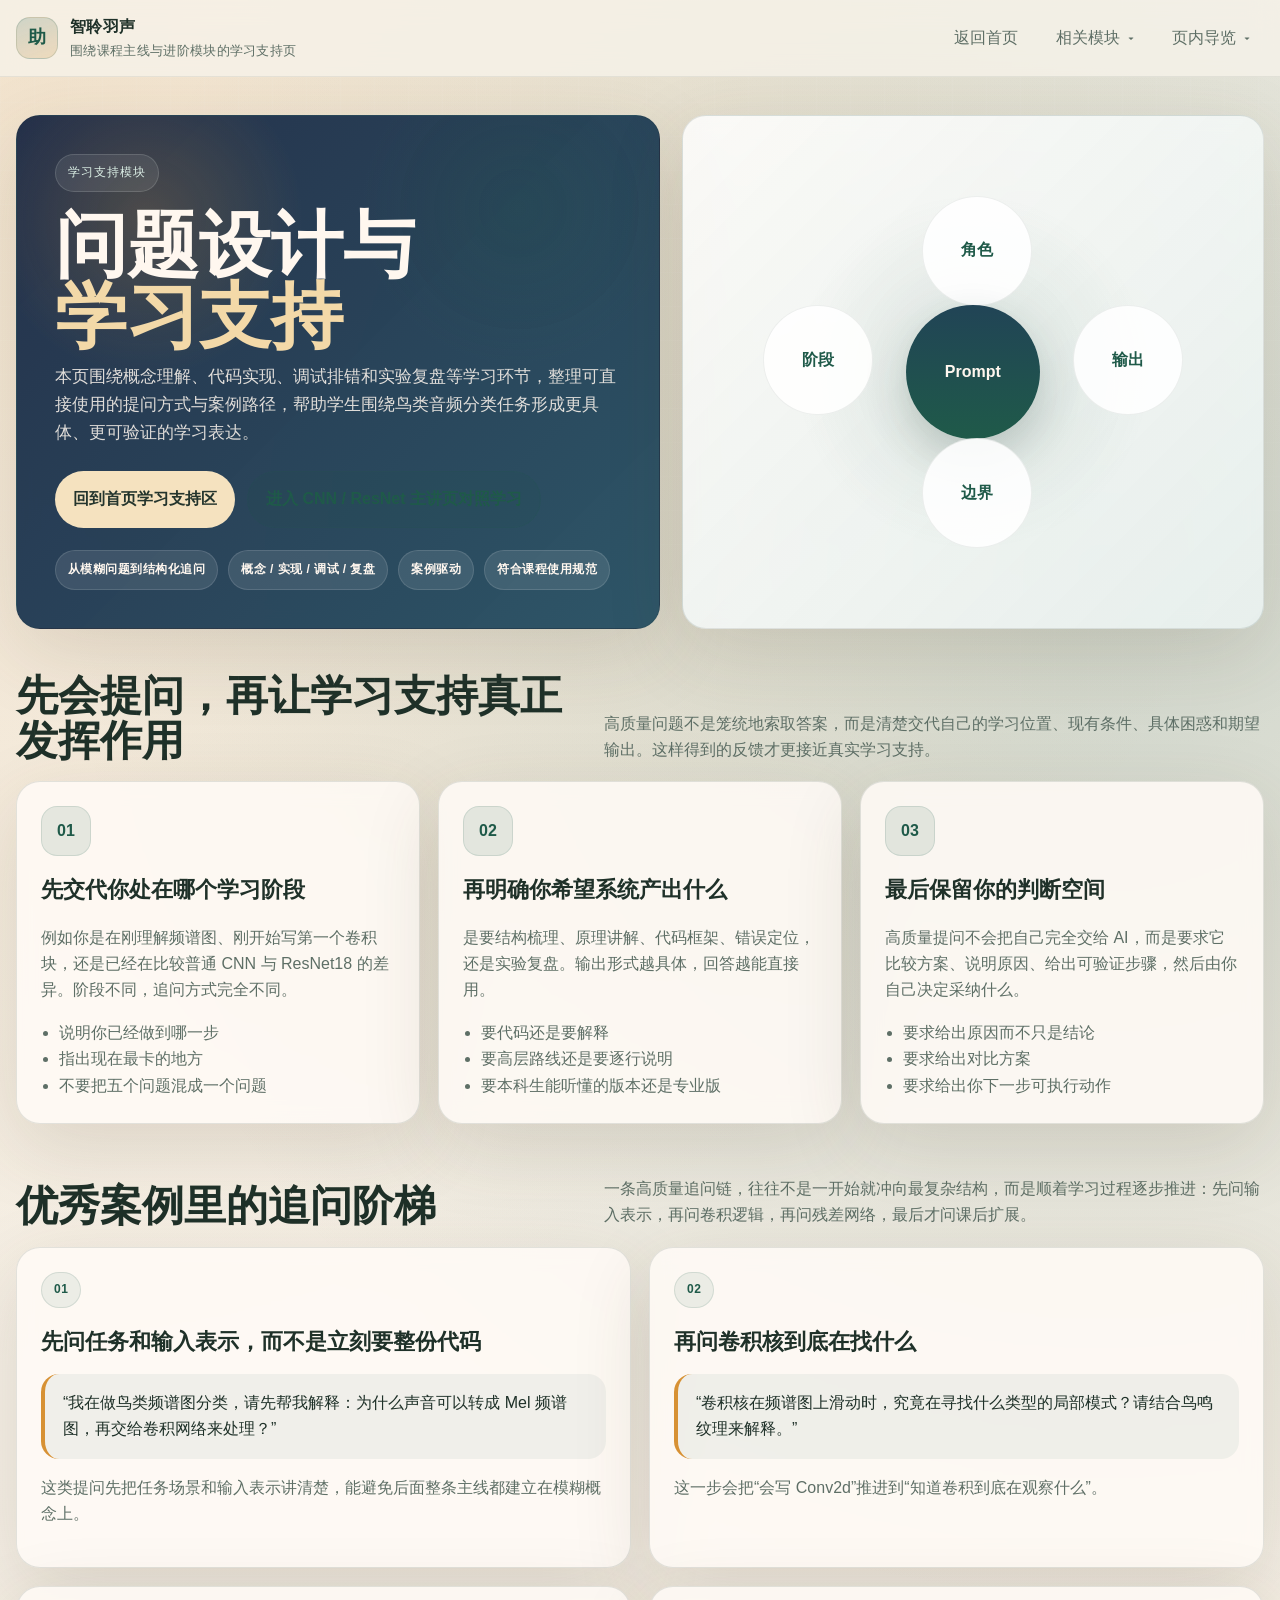
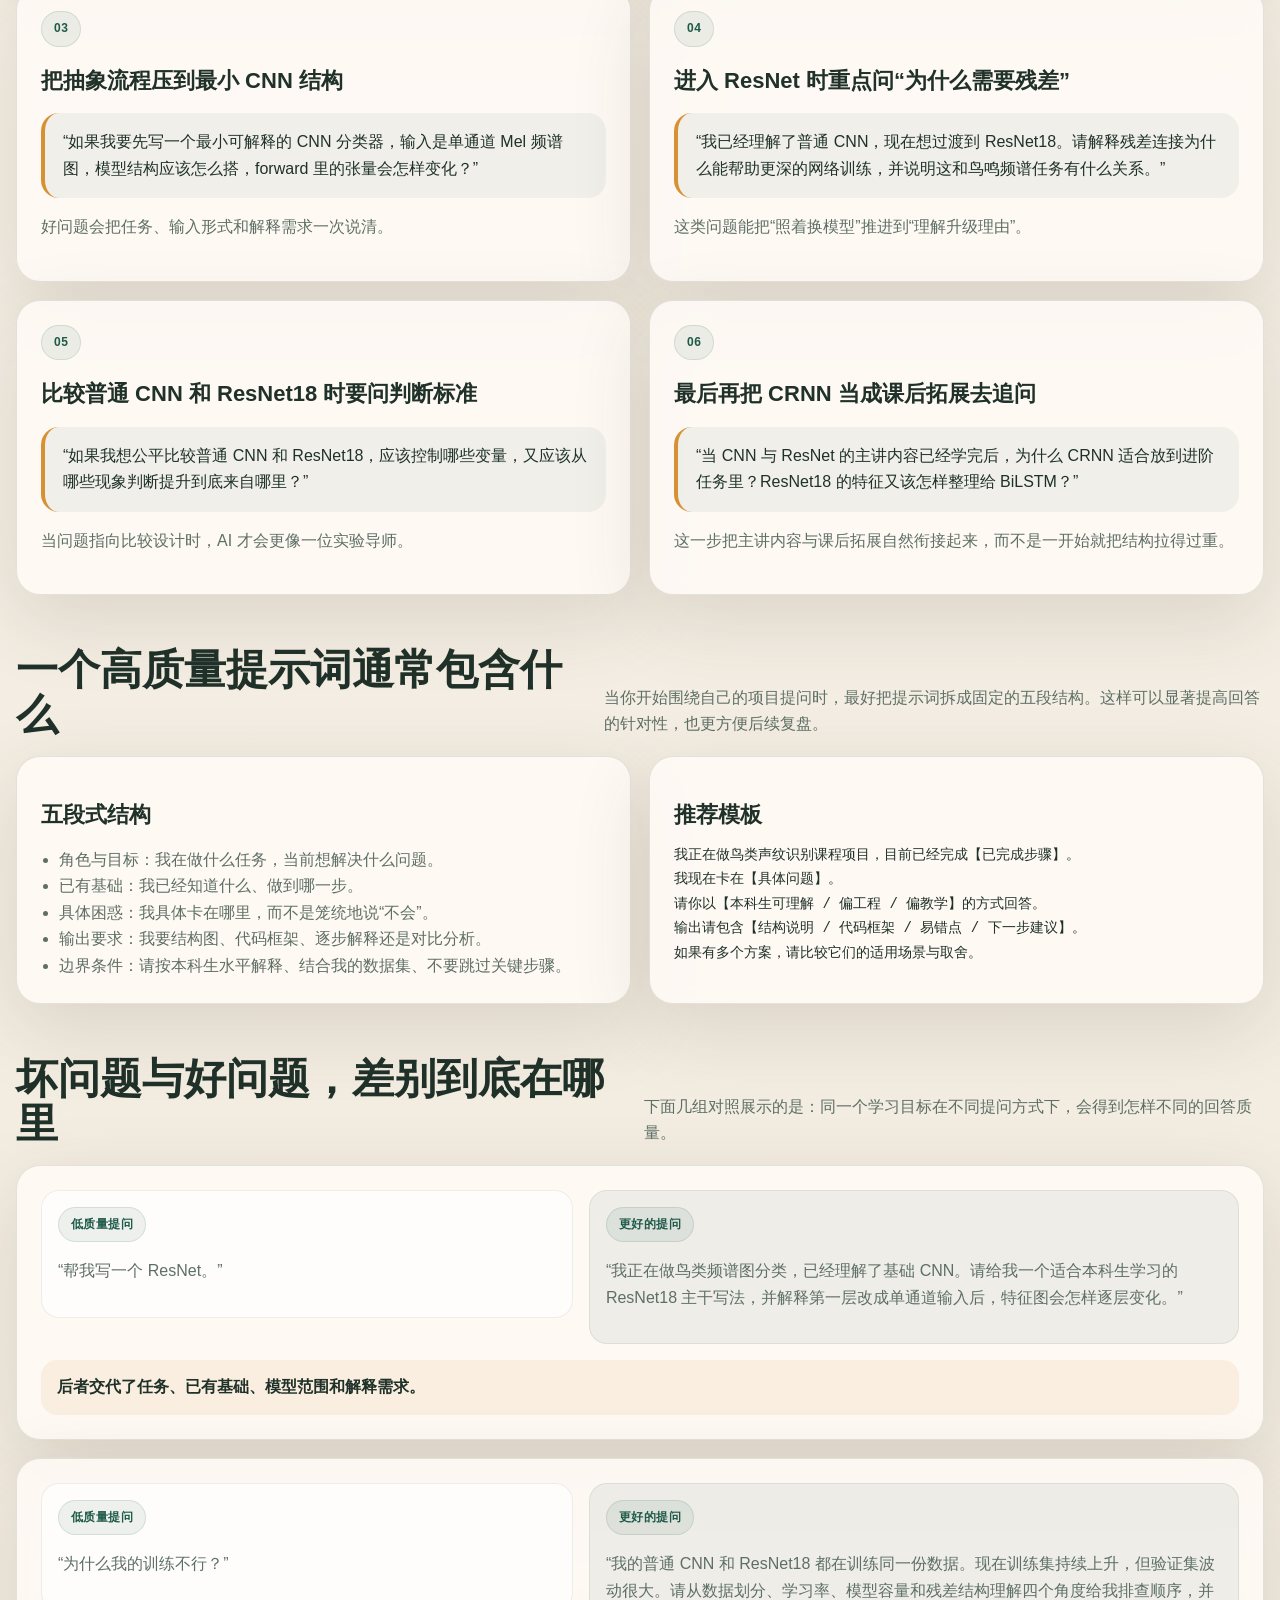
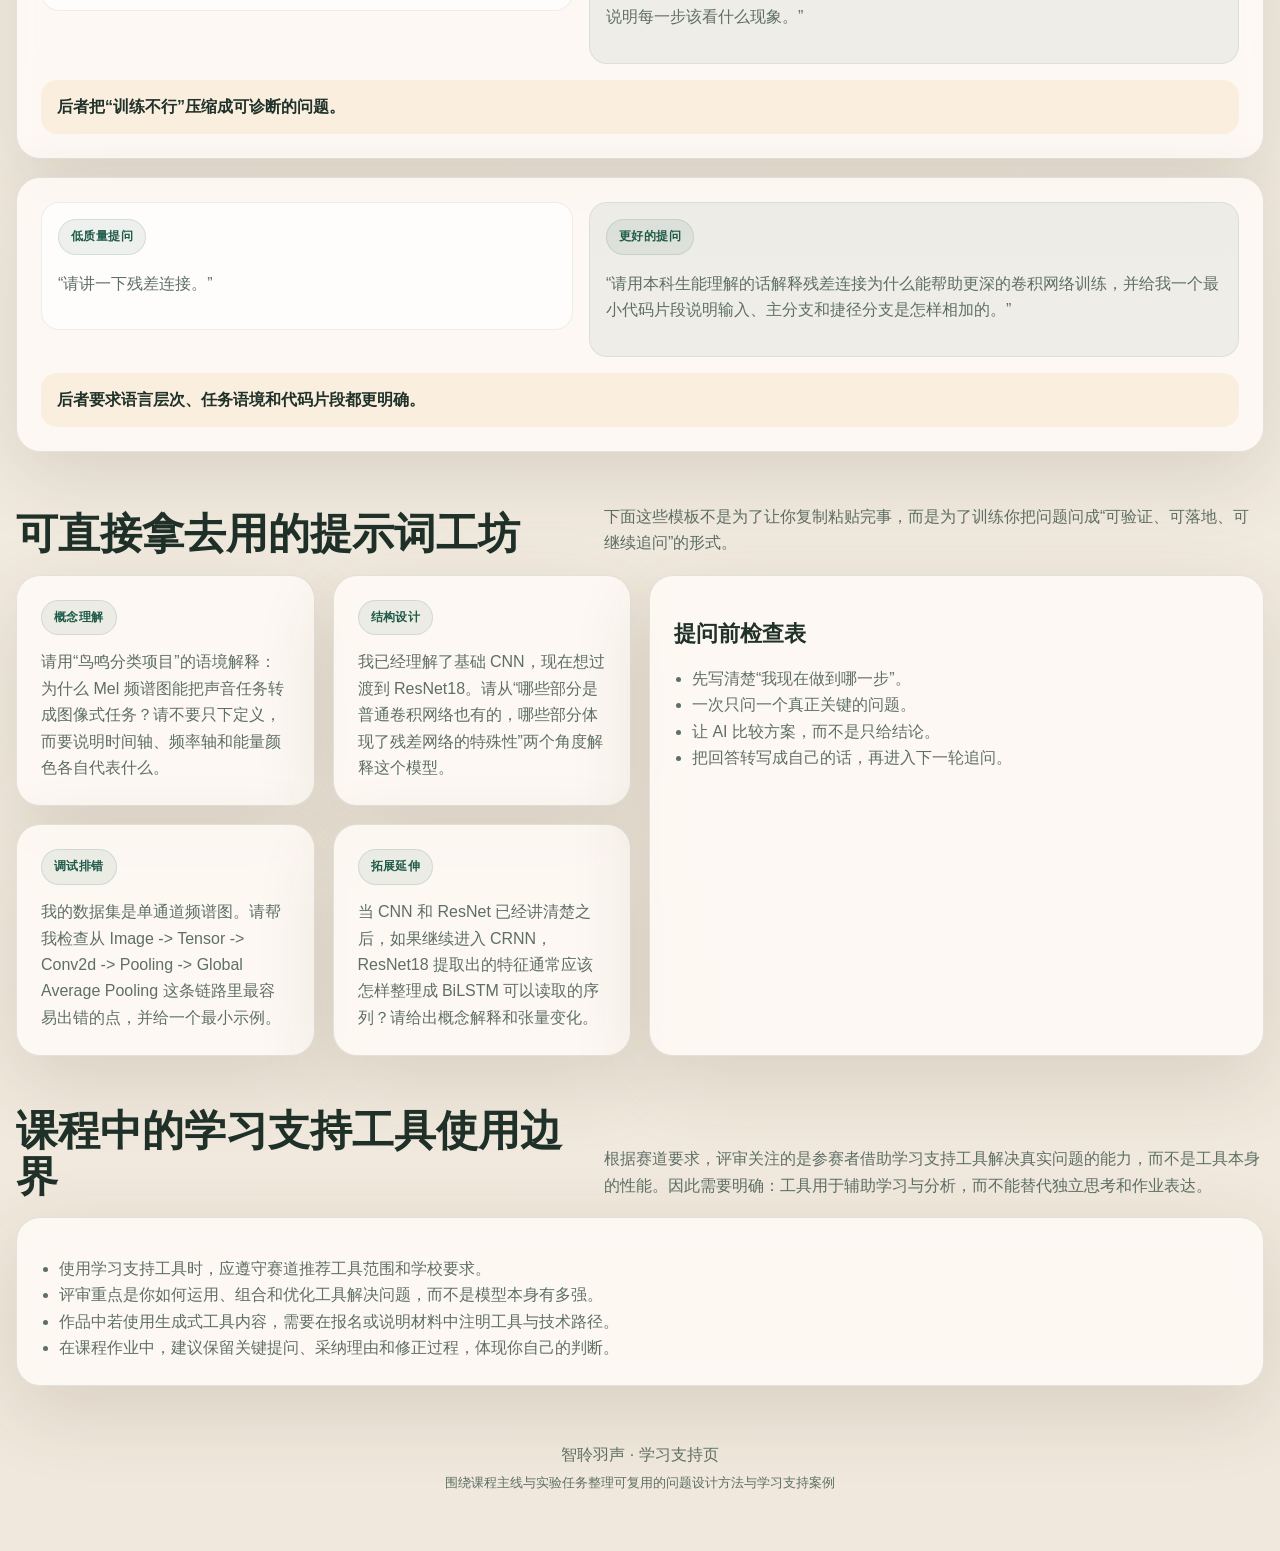
<file: pages/ai-learning/index.html>
<!DOCTYPE html>
<html lang="zh-CN">
<head>
  <meta charset="UTF-8">
  <meta name="viewport" content="width=device-width, initial-scale=1.0">
  <meta http-equiv="Cache-Control" content="no-cache, no-store, must-revalidate">
  <meta http-equiv="Pragma" content="no-cache">
  <meta http-equiv="Expires" content="0">
  <title>AI 智学页 - 智聆羽声（LSTM 三阶段路径）</title>
  <link rel="stylesheet" href="../../assets/css/base.css?v=20260413-lstm-home">
  <link rel="stylesheet" href="../../assets/css/ai-learning.css?v=20260413-lstm-home">
</head>
<body>
  <header id="site-header"></header>
  <main class="container" id="page-root"></main>
  <footer id="site-footer"></footer>

  <script src="../../assets/js/content/ai-learning-content.js?v=20260413-lstm-home"></script>
  <script src="../../assets/js/site.js?v=20260413-lstm-home"></script>
  <script src="../../assets/js/pages/ai-learning.js?v=20260413-lstm-home"></script>
</body>
</html>
</file>
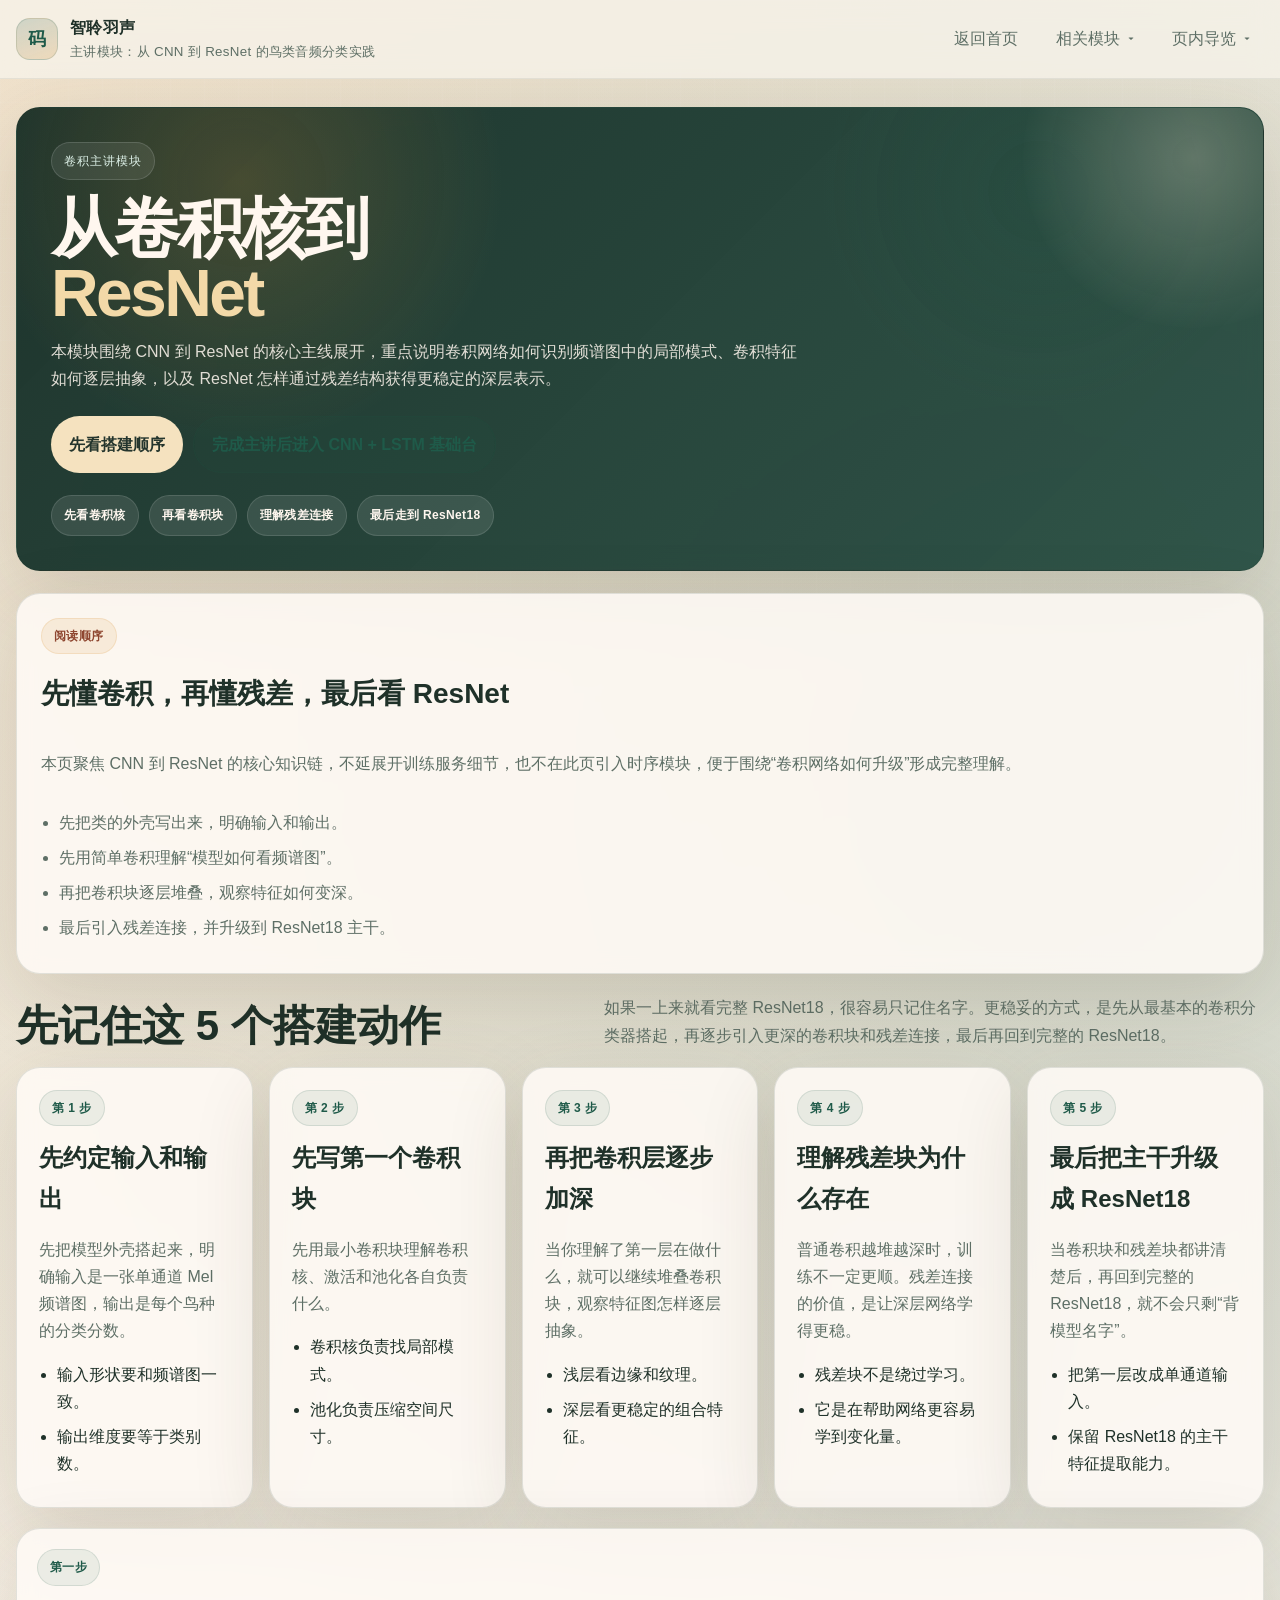
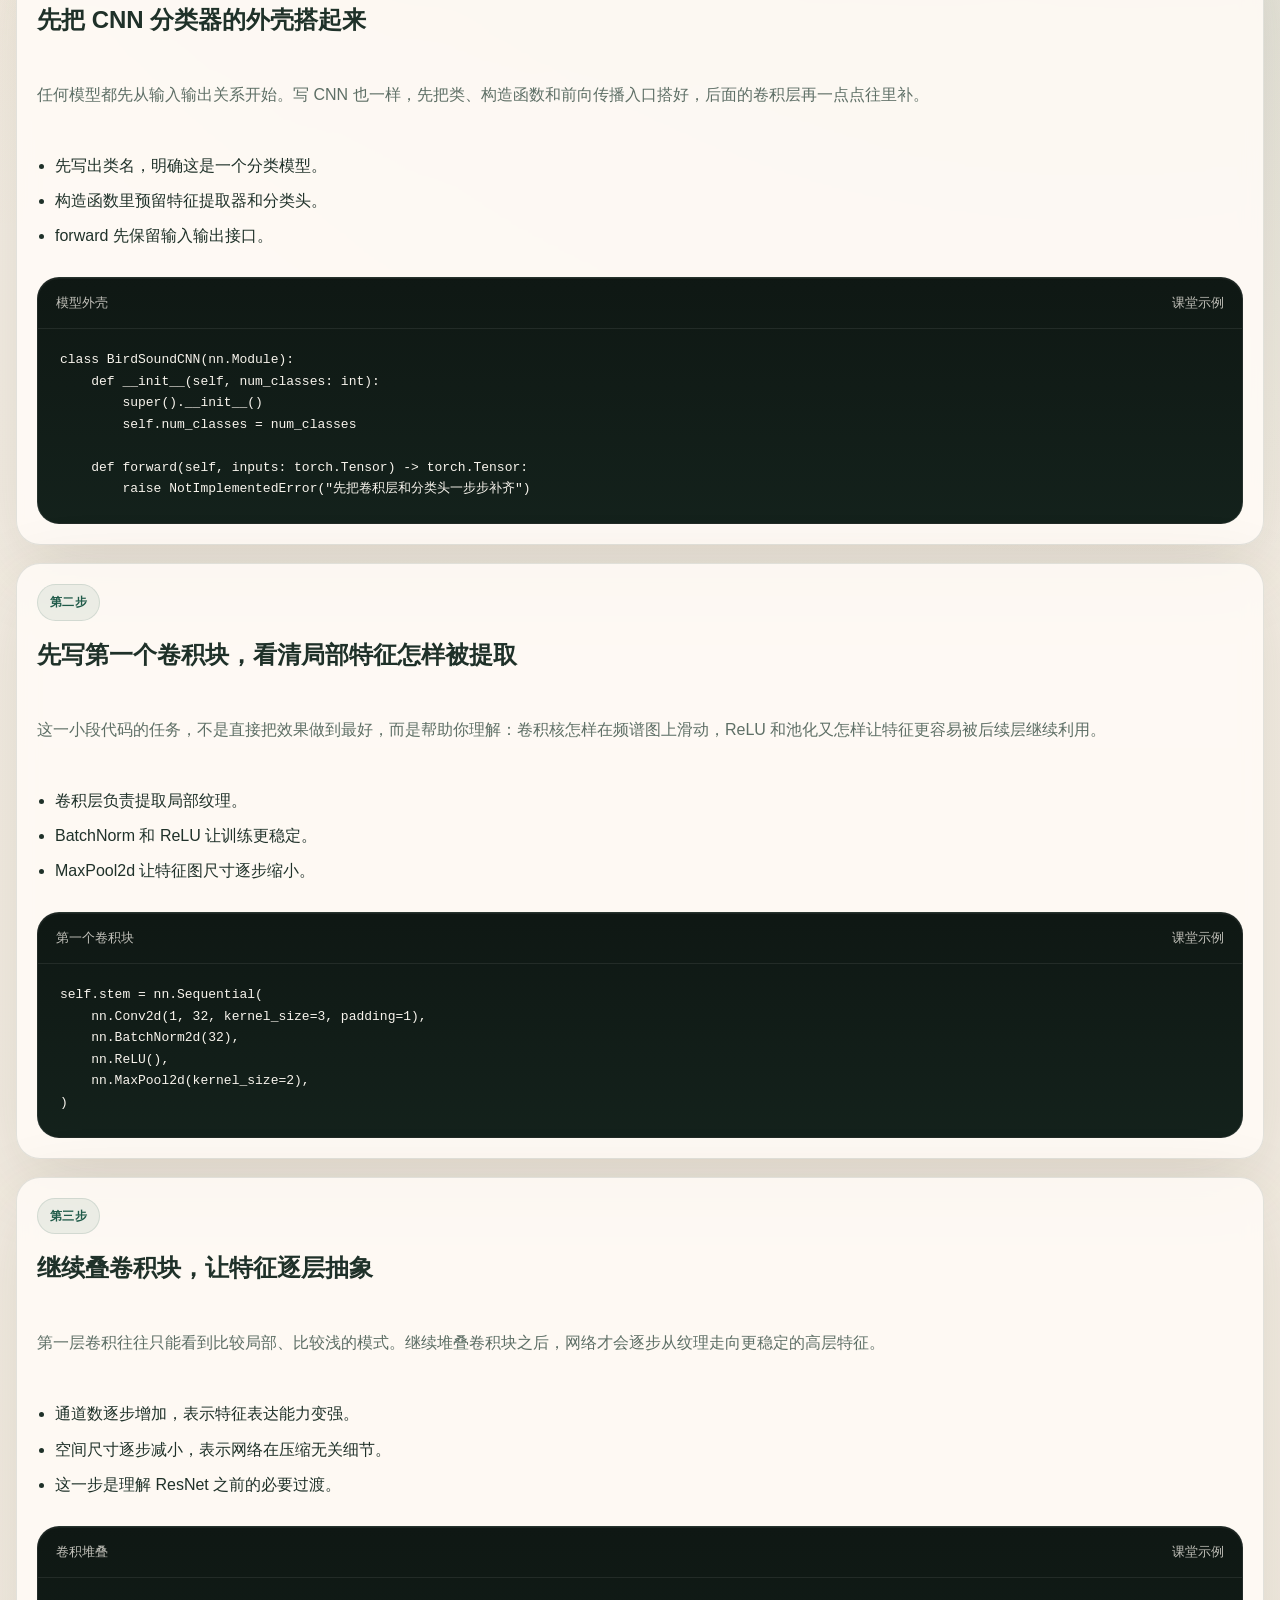
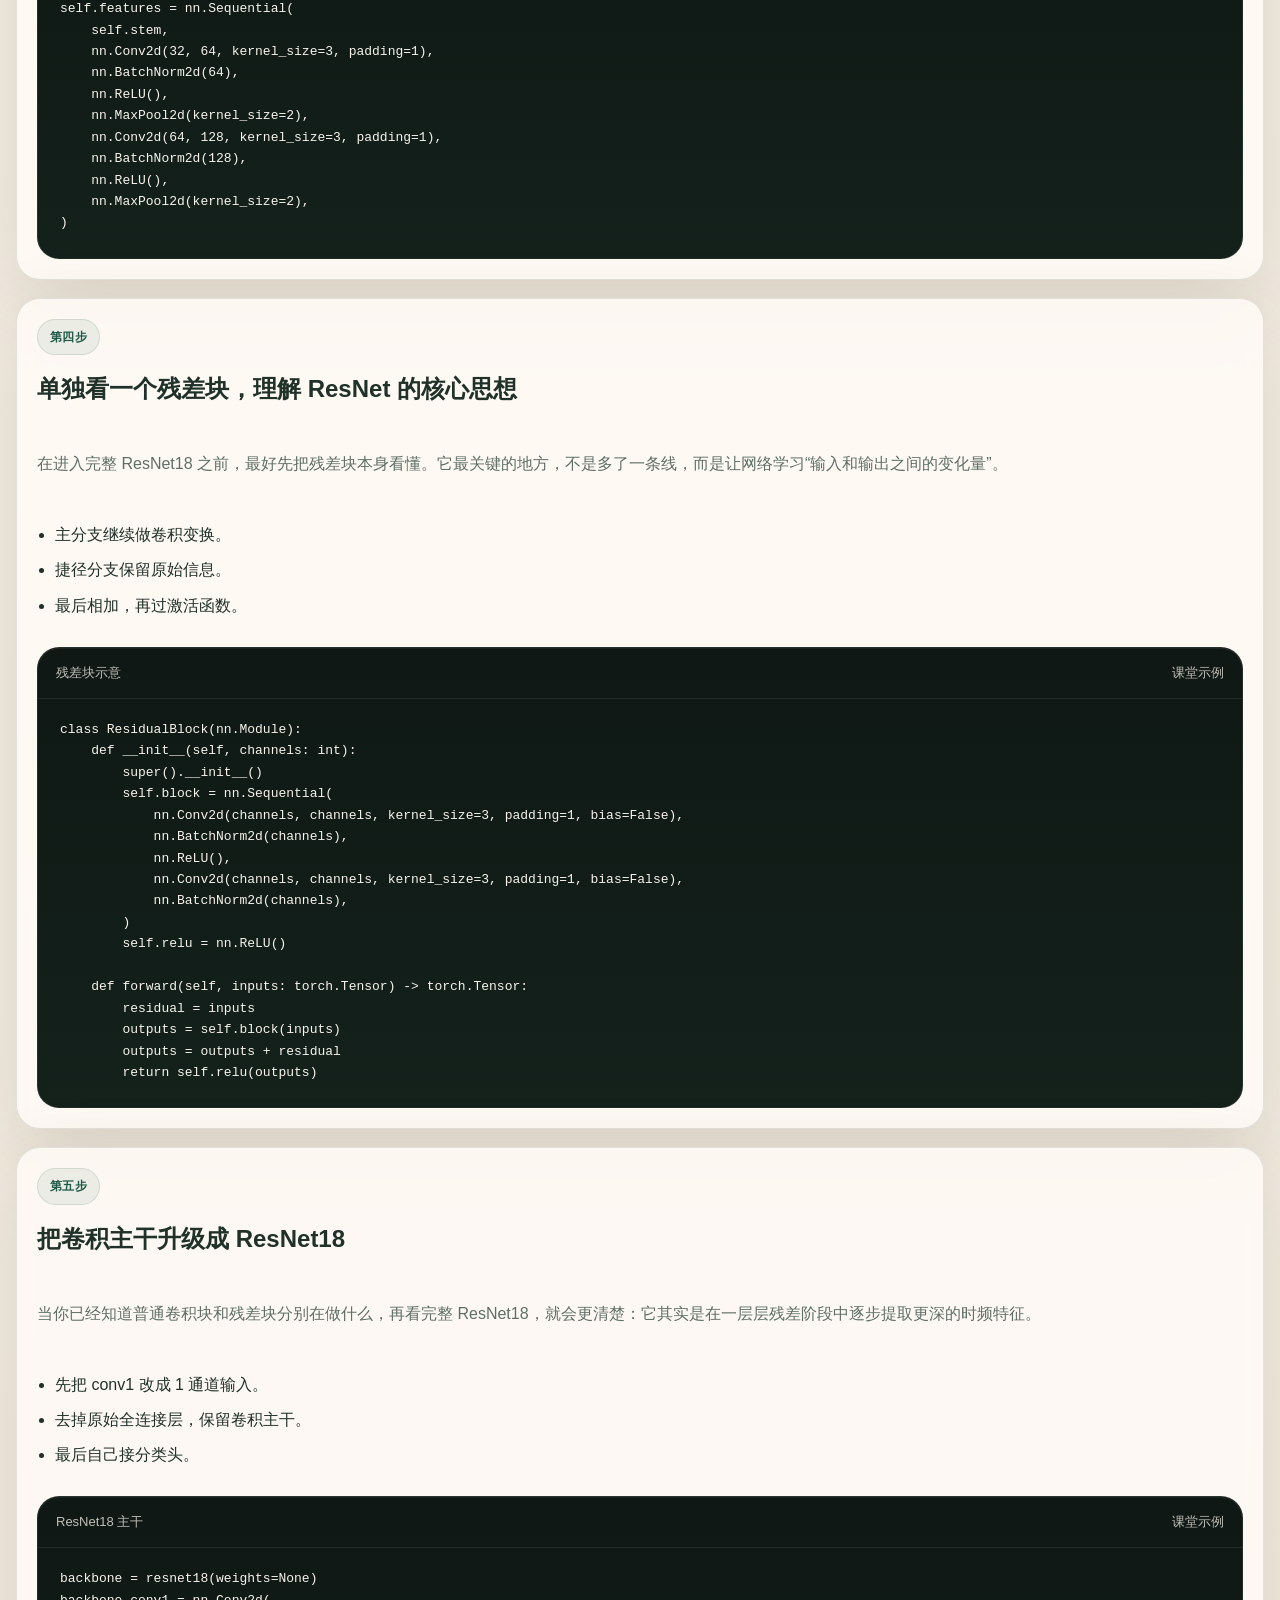
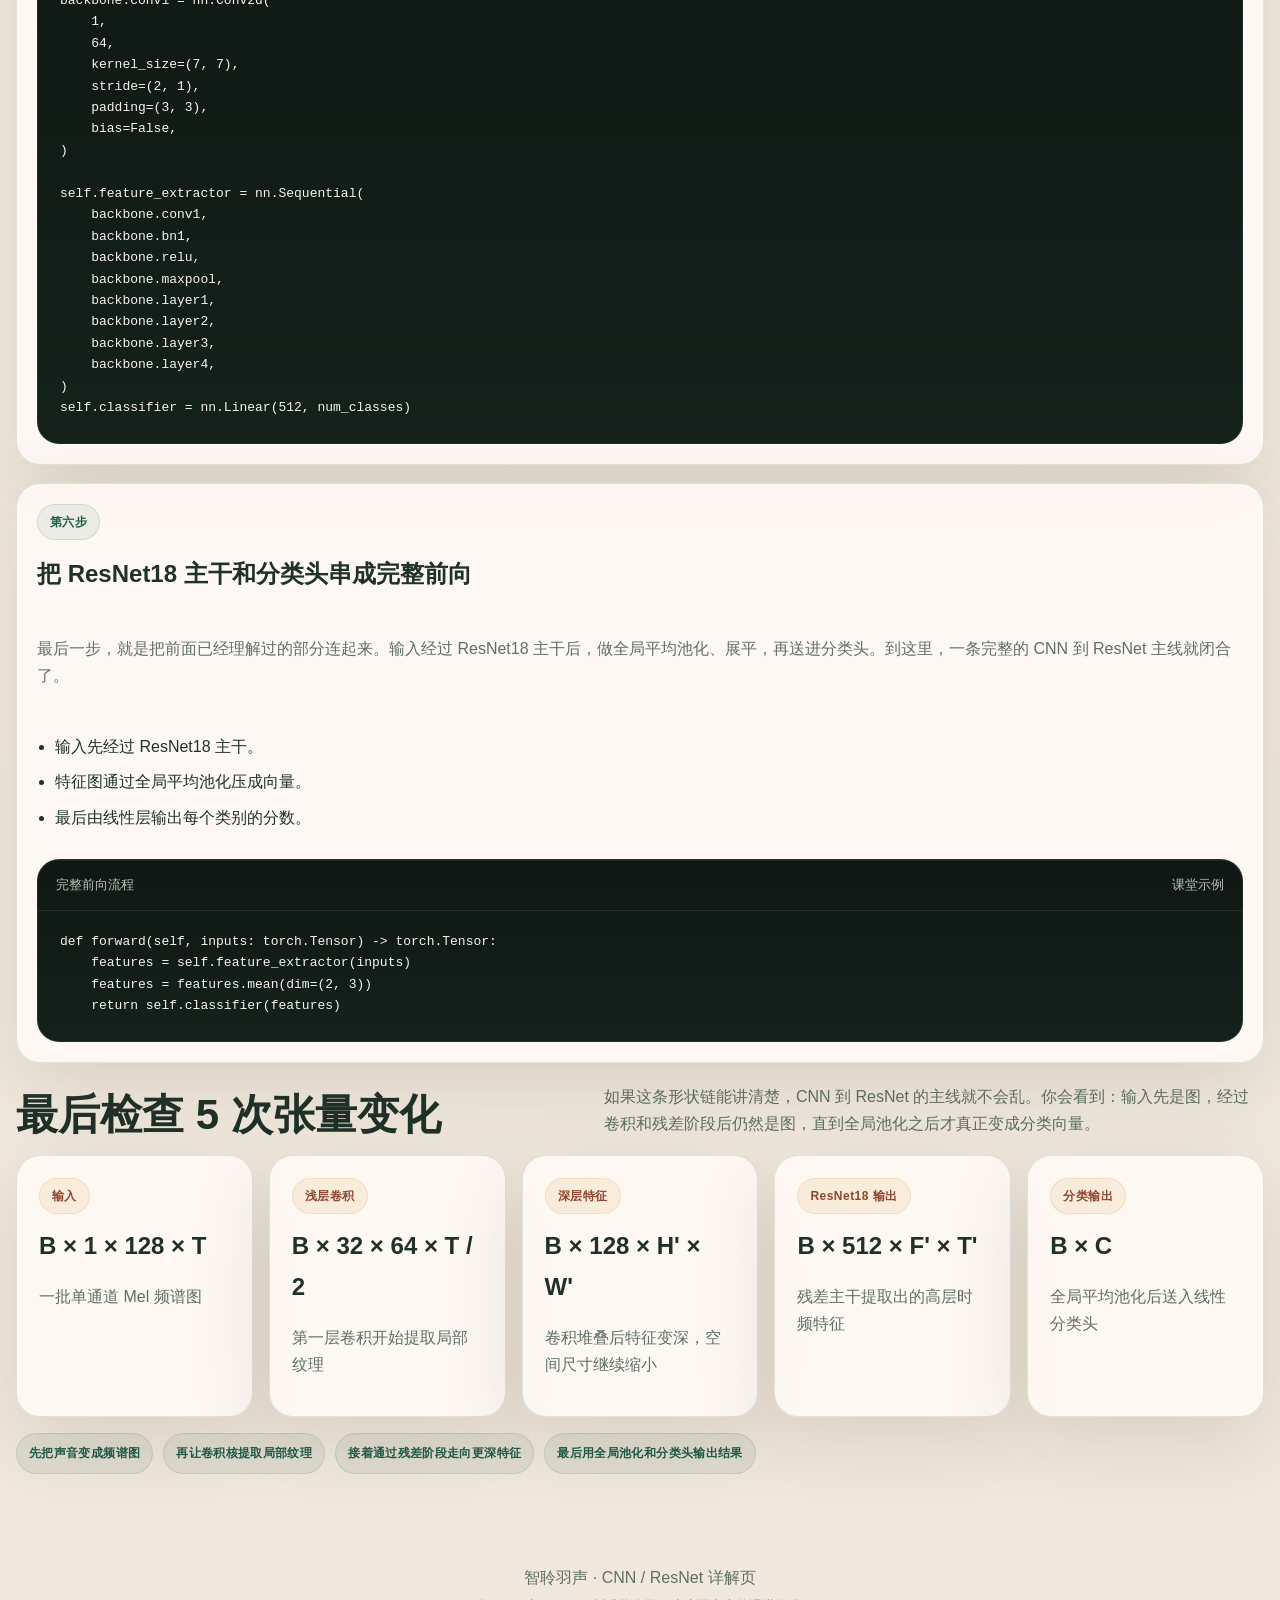
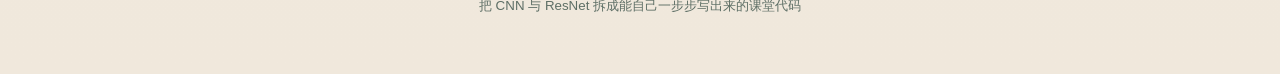
<file: pages/code-lab/index.html>
<!DOCTYPE html>
<html lang="zh-CN">
<head>
  <meta charset="UTF-8">
  <meta name="viewport" content="width=device-width, initial-scale=1.0">
  <meta http-equiv="Cache-Control" content="no-cache, no-store, must-revalidate">
  <meta http-equiv="Pragma" content="no-cache">
  <meta http-equiv="Expires" content="0">
  <title>CNN / ResNet 详解 - 智聆羽声</title>
  <link rel="stylesheet" href="../../assets/css/base.css?v=20260407-nav-menu">
  <link rel="stylesheet" href="../../assets/css/code-lab.css?v=20260407-nav-menu">
</head>
<body>
  <header id="site-header"></header>
  <main id="page-root"></main>
  <footer id="site-footer"></footer>

  <script src="../../assets/js/content/code-lab-content.js?v=20260407-nav-menu"></script>
  <script src="../../assets/js/site.js?v=20260407-nav-menu"></script>
  <script src="../../assets/js/pages/code-lab.js?v=20260407-nav-menu"></script>
</body>
</html>
</file>
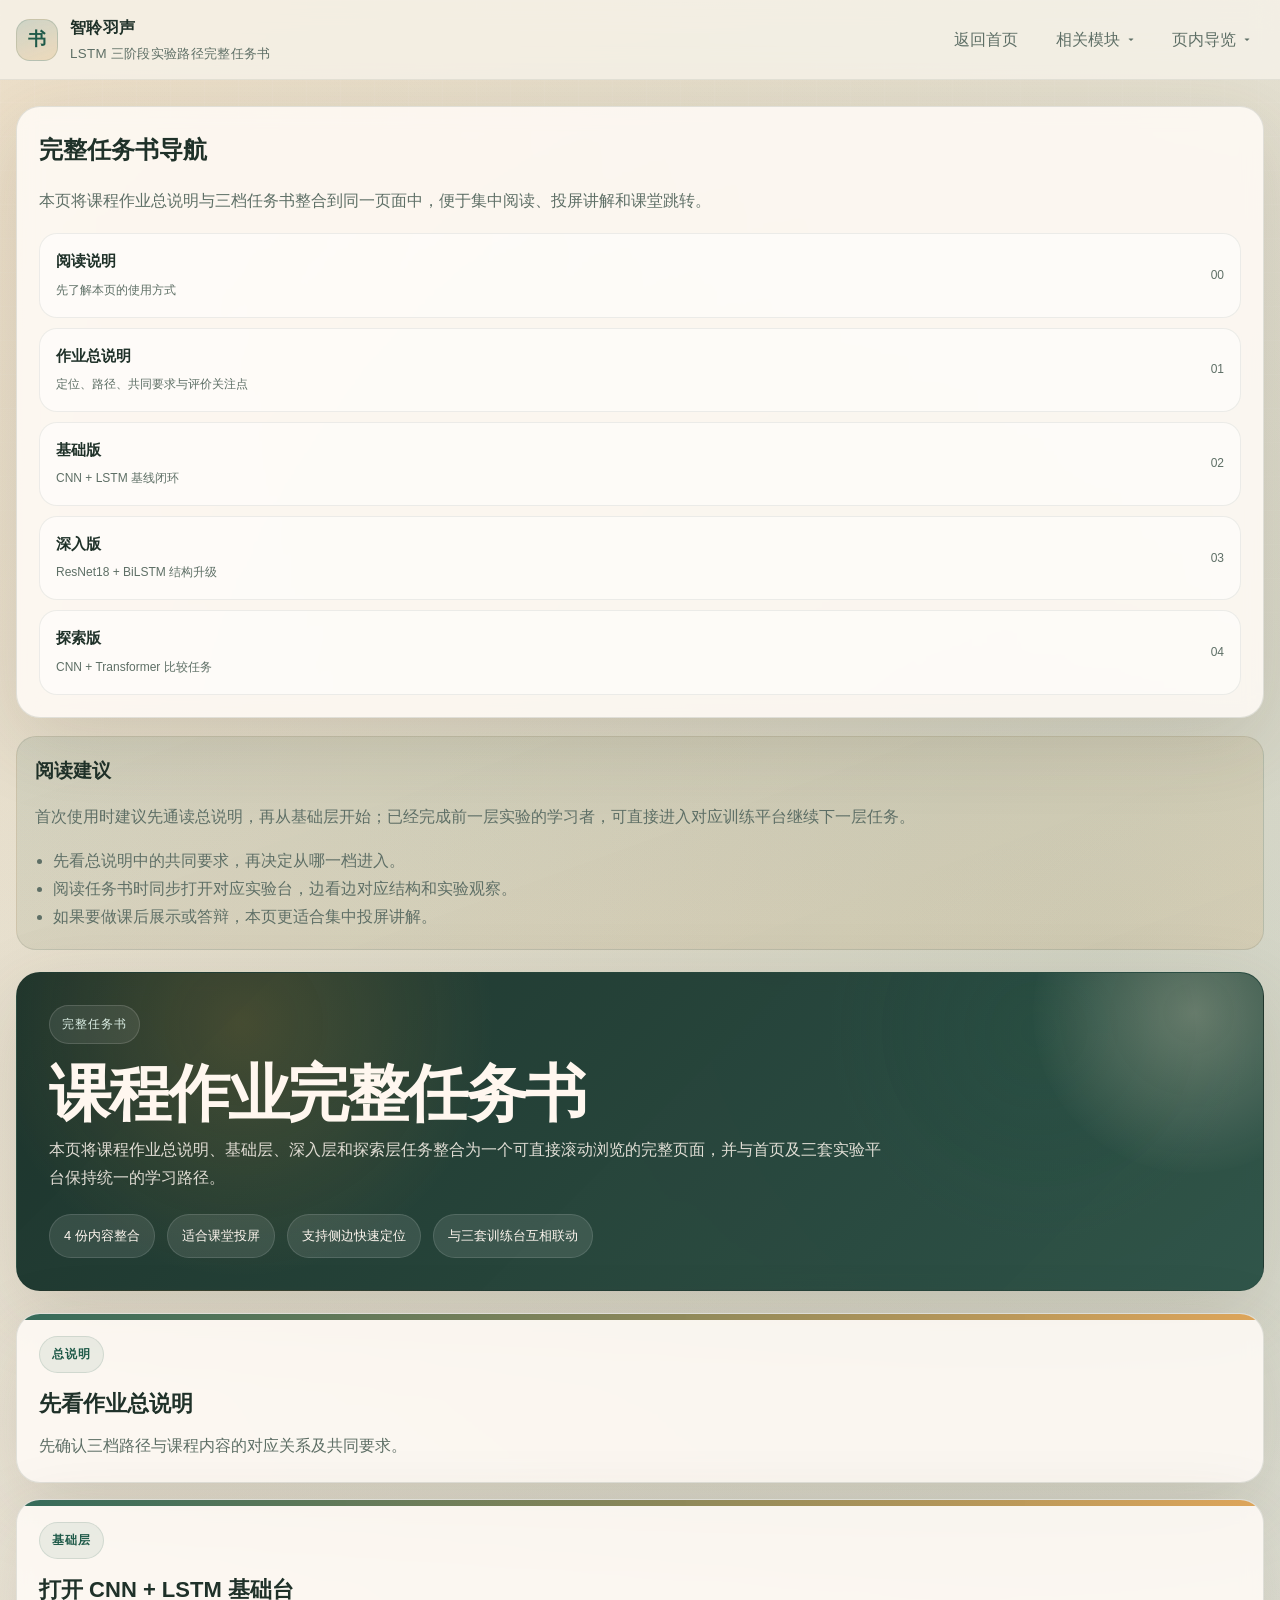
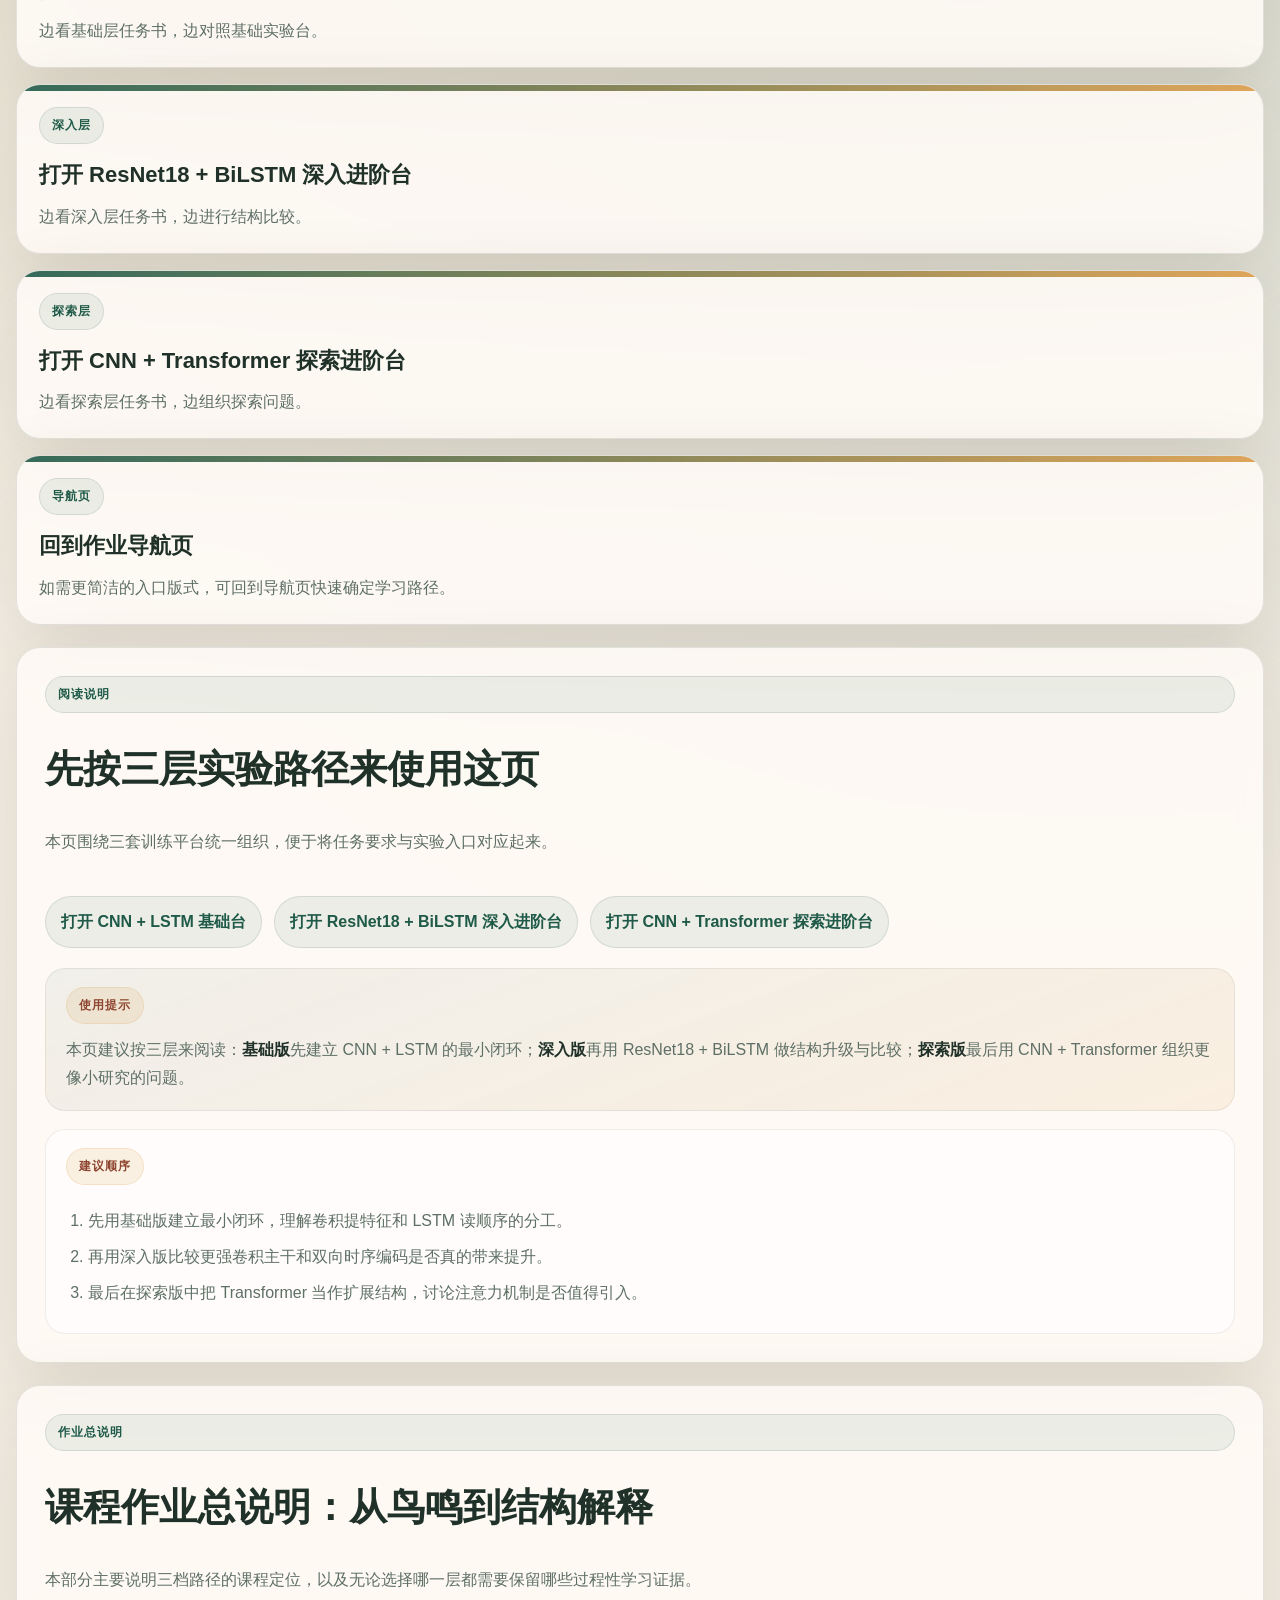
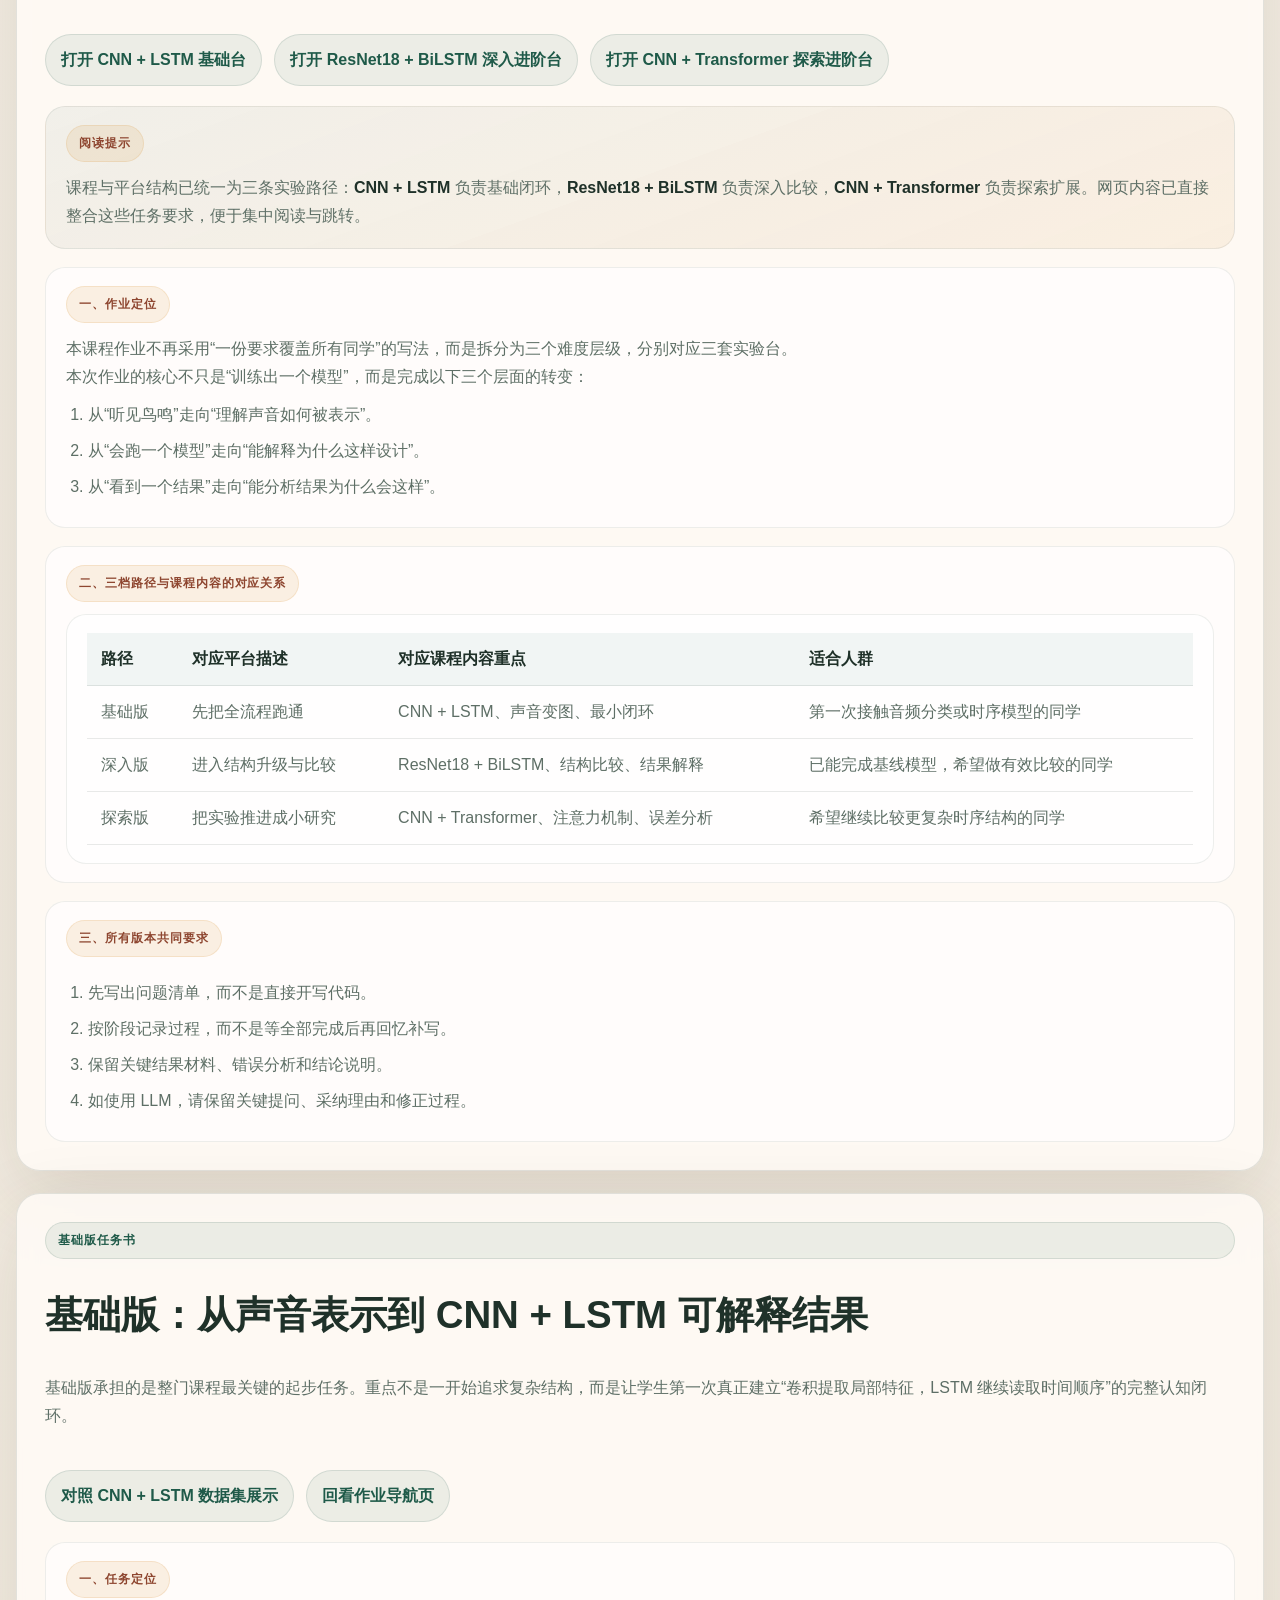
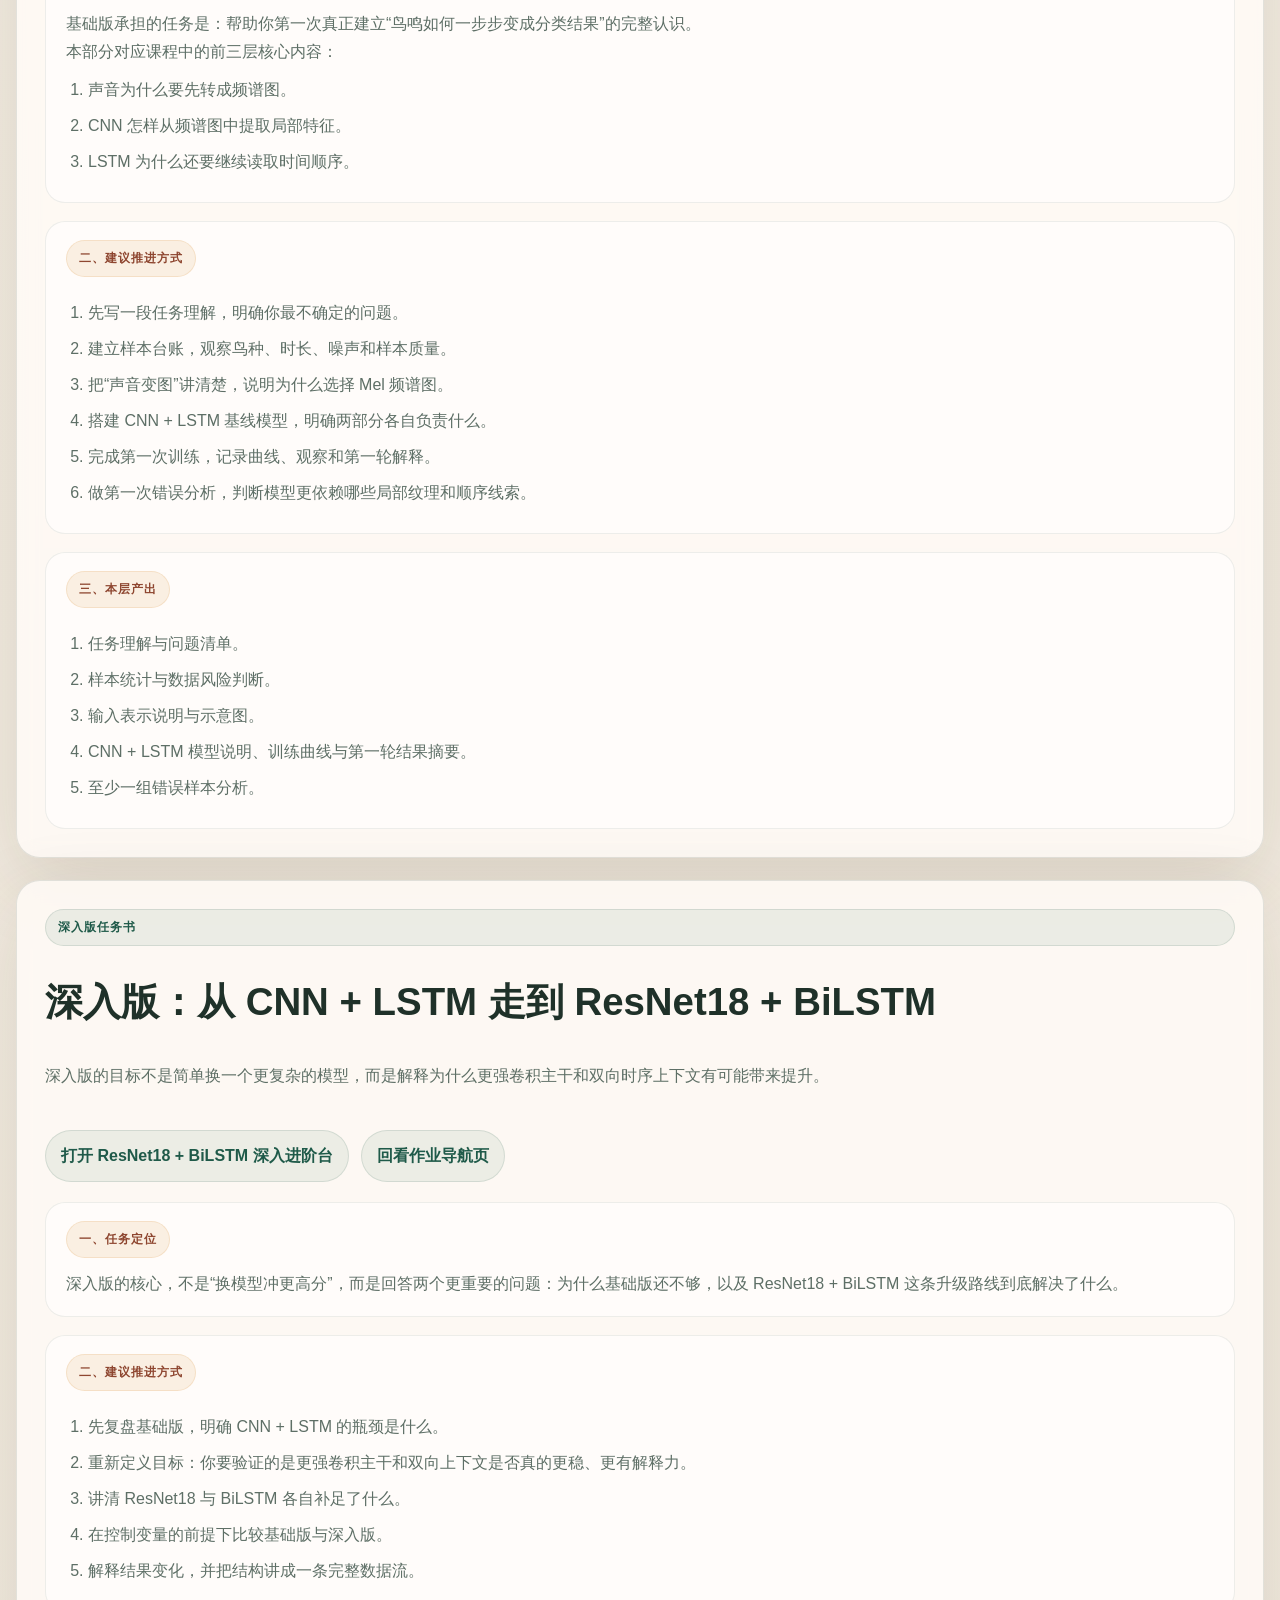
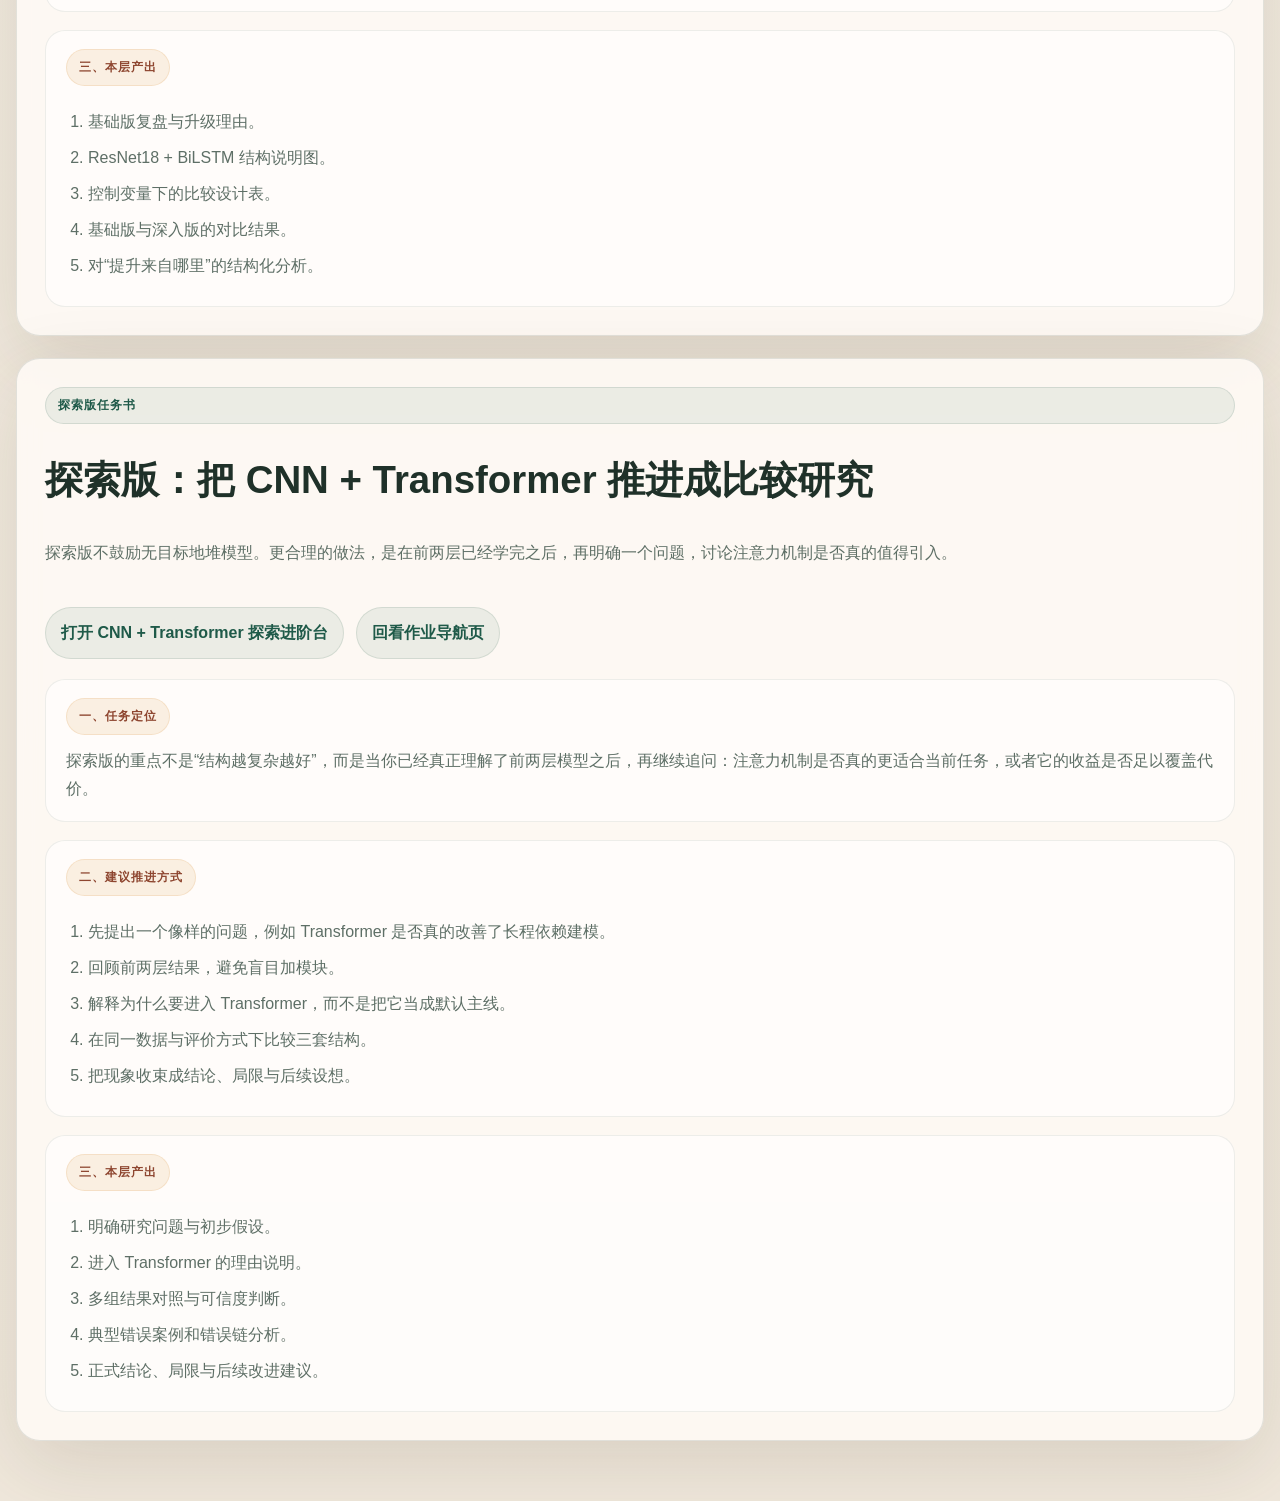
<file: pages/coursework-full/index.html>
<!DOCTYPE html>
<html lang="zh-CN">
<head>
  <meta charset="UTF-8">
  <meta name="viewport" content="width=device-width, initial-scale=1.0">
  <meta http-equiv="Cache-Control" content="no-cache, no-store, must-revalidate">
  <meta http-equiv="Pragma" content="no-cache">
  <meta http-equiv="Expires" content="0">
  <title>完整任务书 - 智聆羽声（LSTM 三阶段路径）</title>
  <link rel="stylesheet" href="../../assets/css/base.css?v=20260413-lstm-home">
  <link rel="stylesheet" href="../../assets/css/coursework-full.css?v=20260413-lstm-home">
</head>
<body>
  <header id="site-header"></header>
  <main id="page-root"></main>
  <footer id="site-footer"></footer>

  <script src="../../assets/js/content/coursework-full-content.js?v=20260413-lstm-home"></script>
  <script src="../../assets/js/site.js?v=20260413-lstm-home"></script>
  <script src="../../assets/js/pages/coursework-full.js?v=20260413-lstm-home"></script>
</body>
</html>
</file>
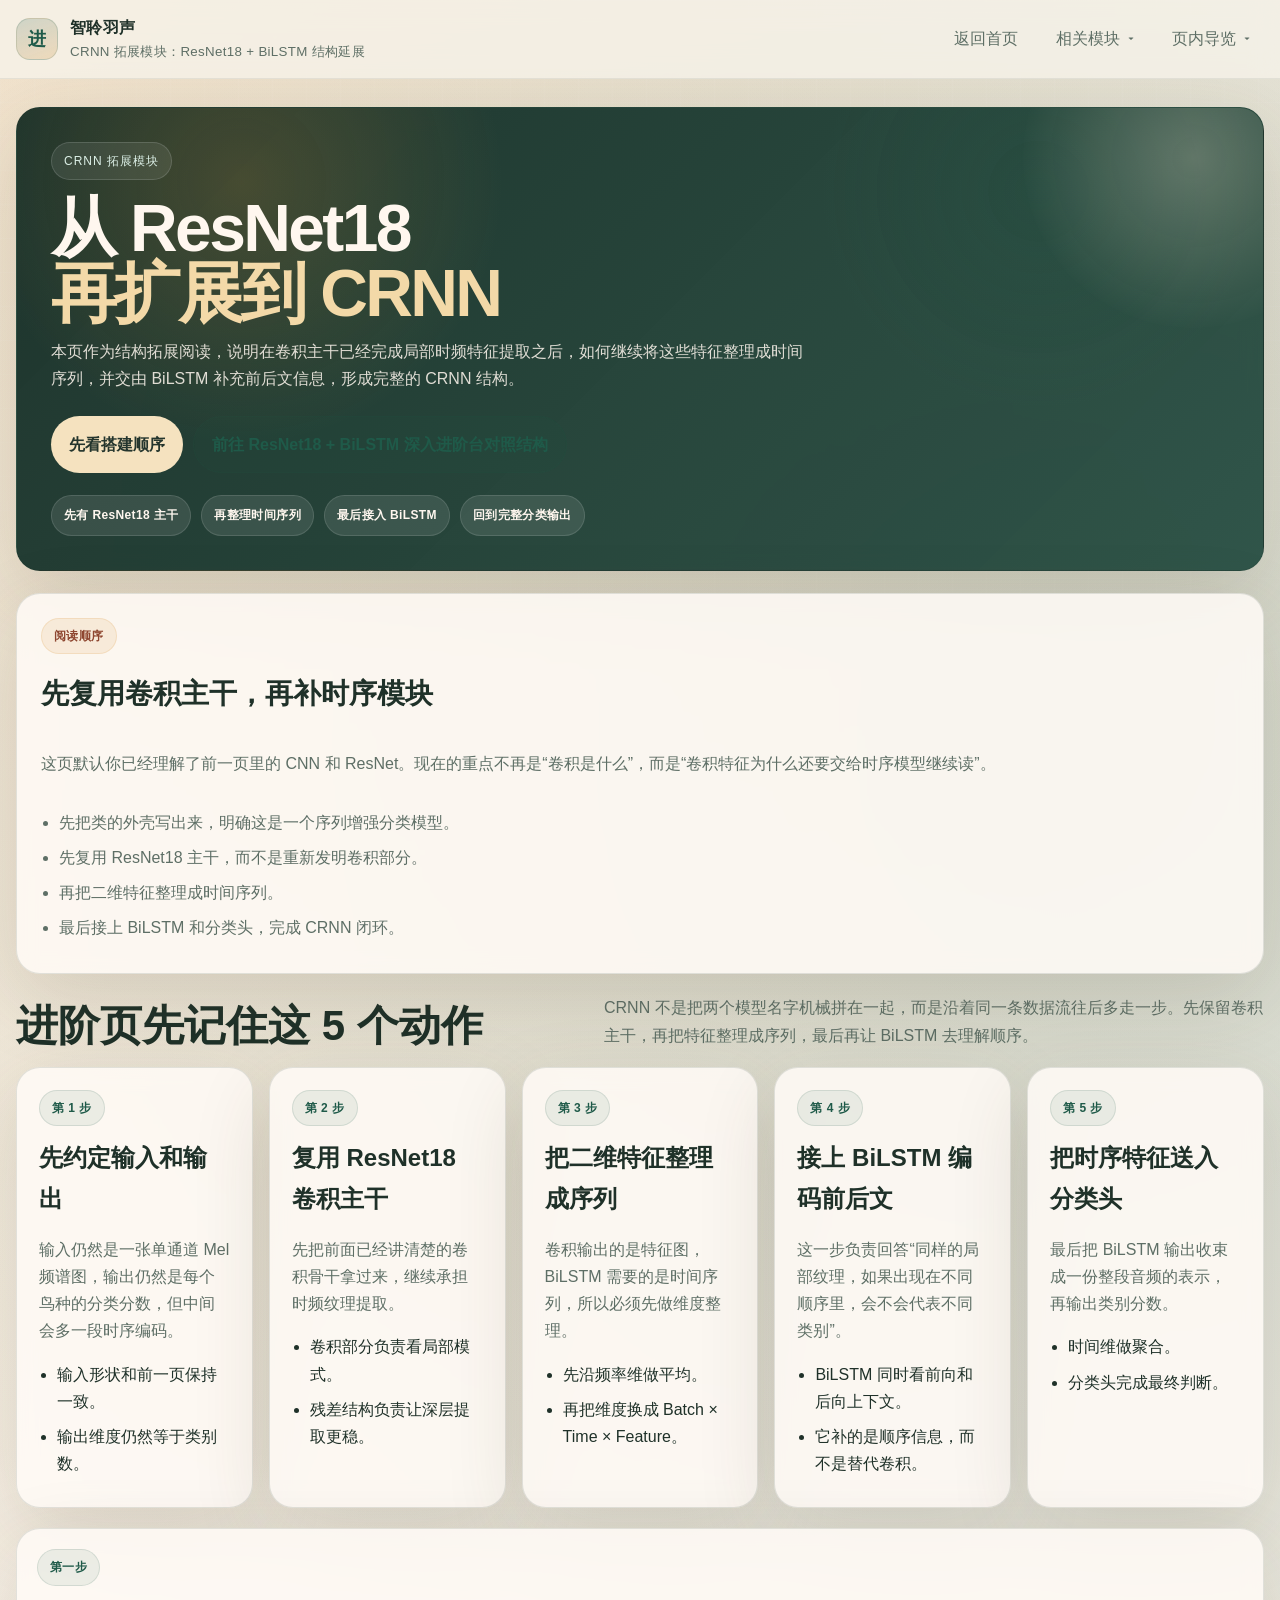
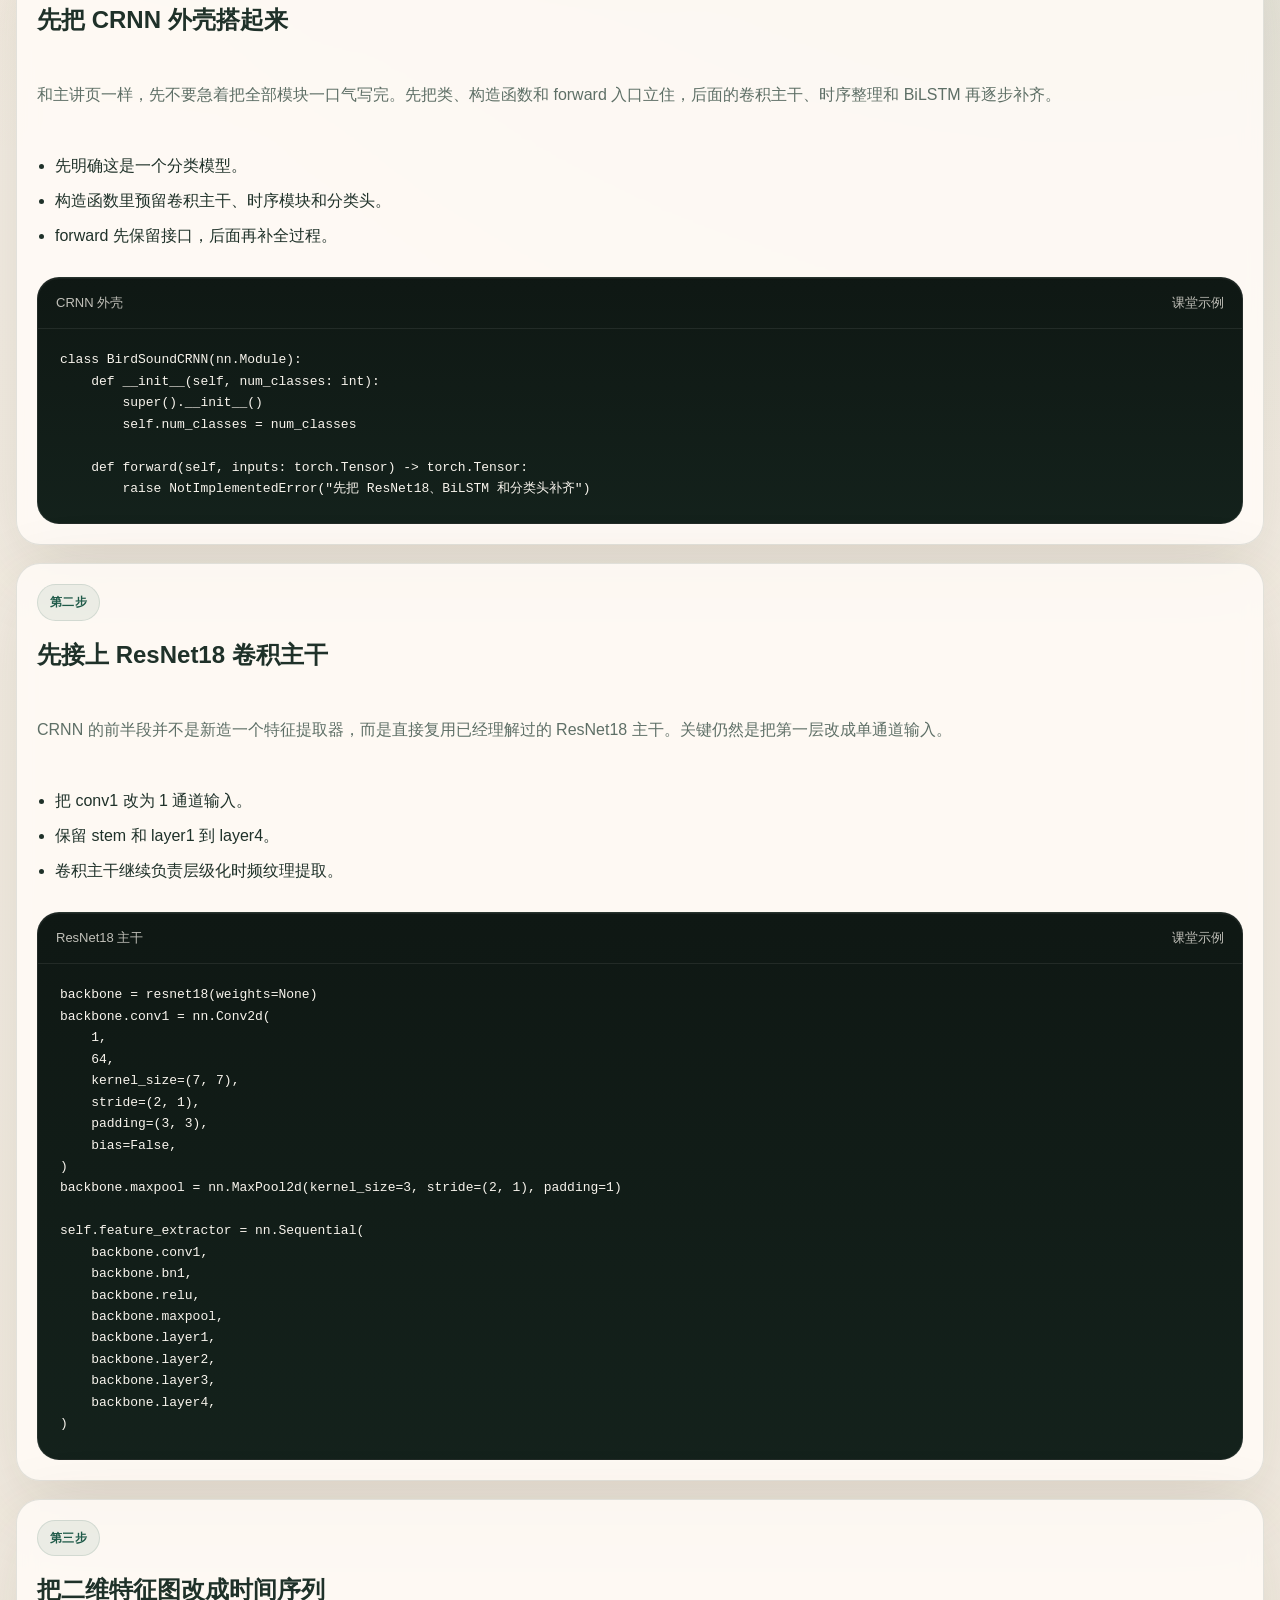
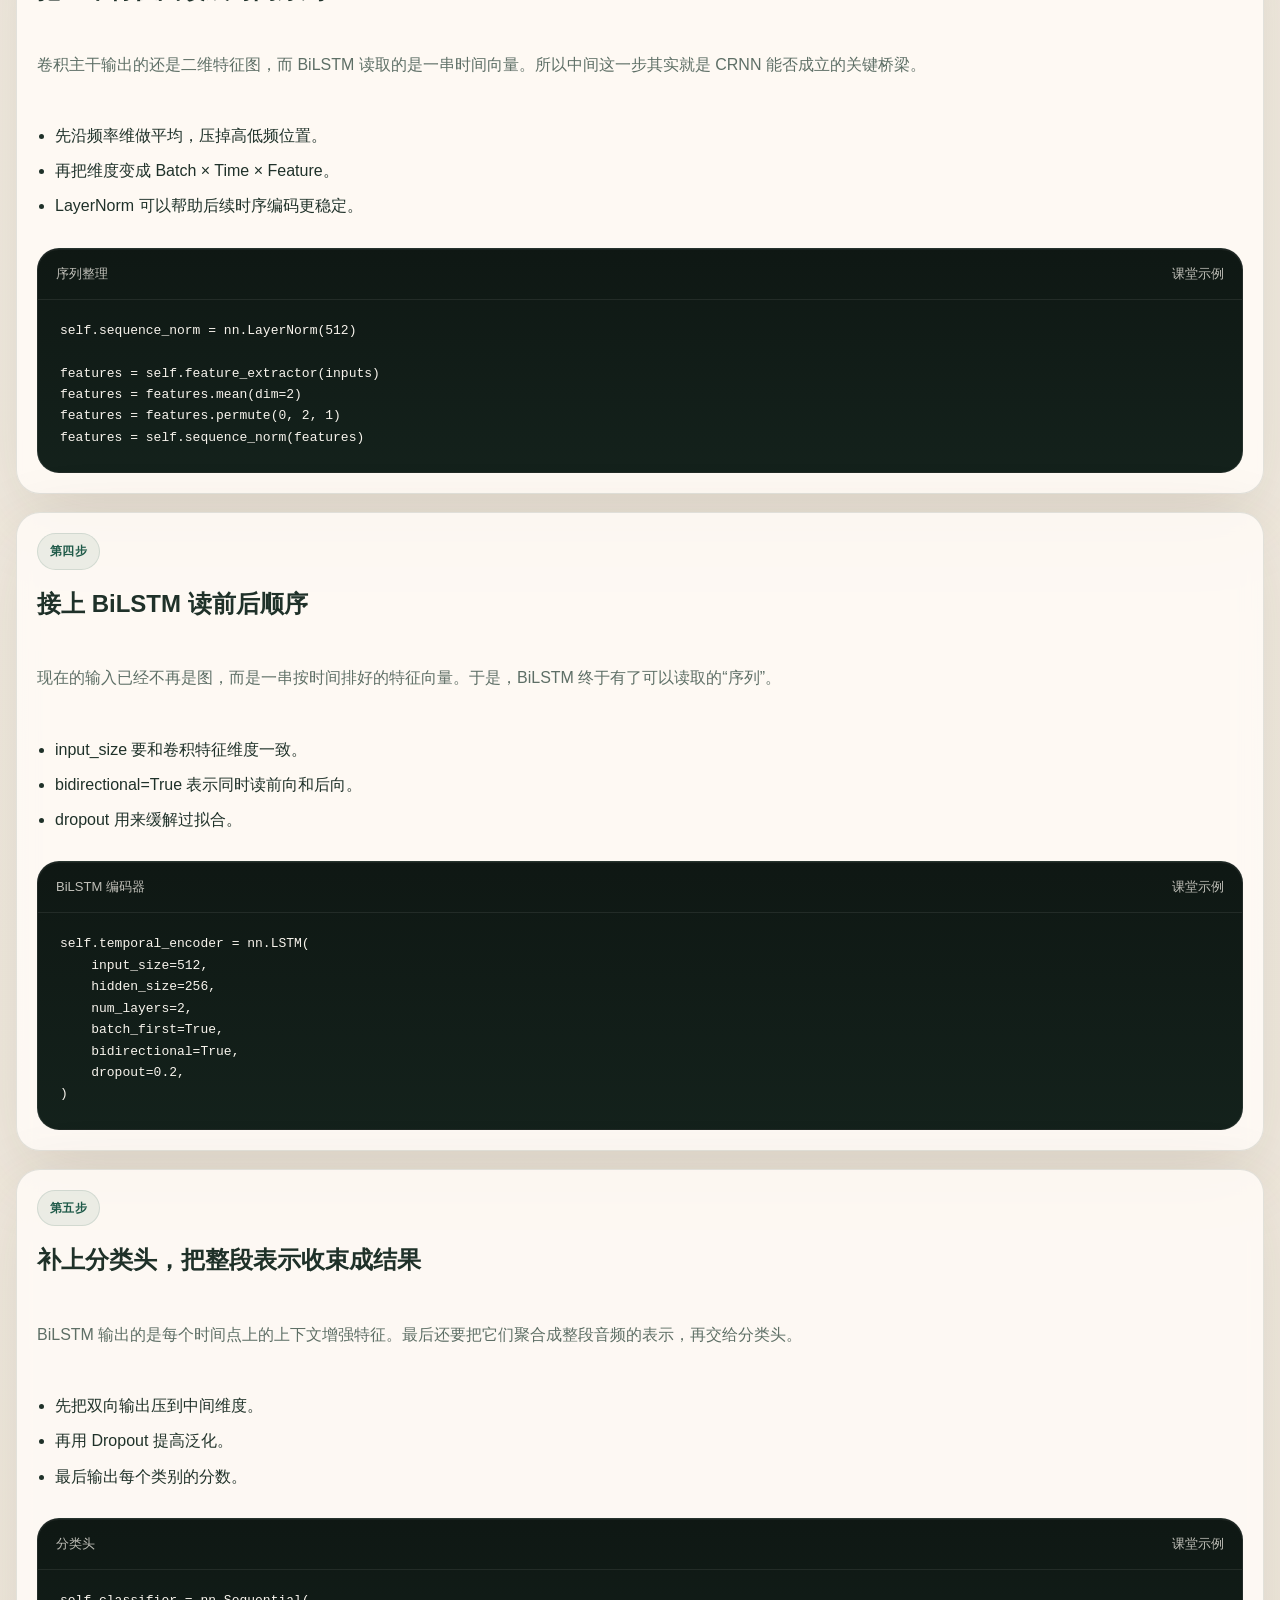
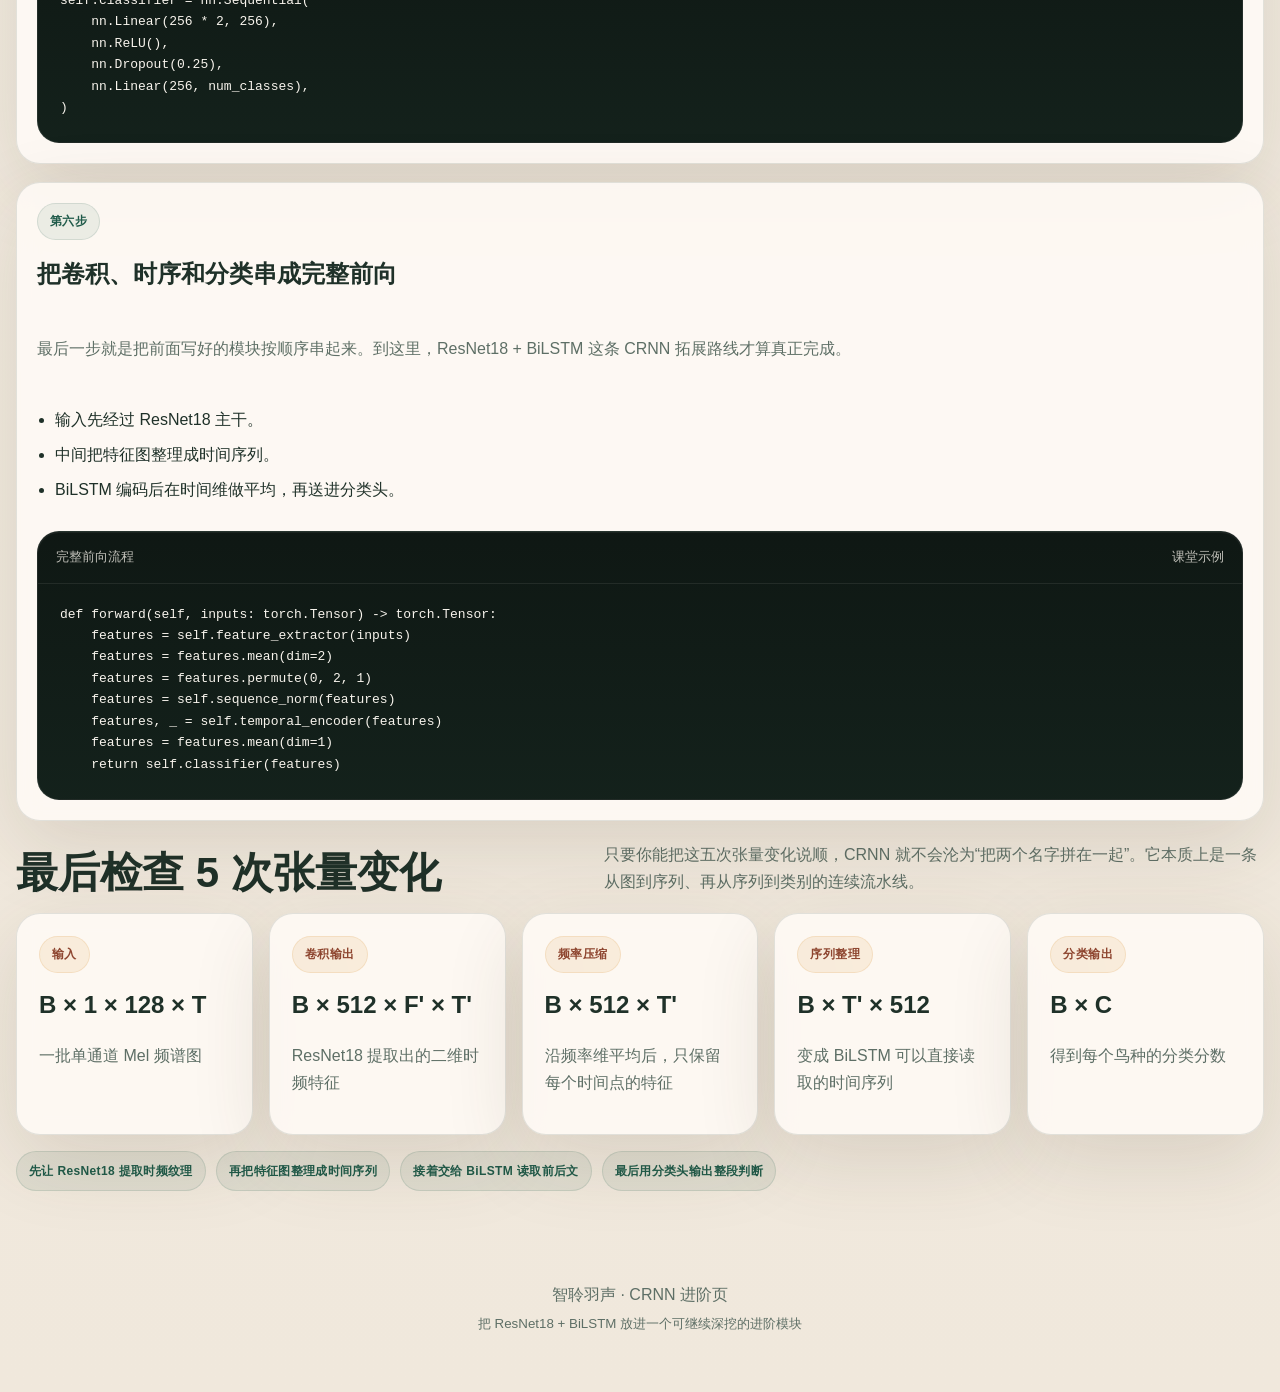
<file: pages/crnn/index.html>
<!DOCTYPE html>
<html lang="zh-CN">
<head>
  <meta charset="UTF-8">
  <meta name="viewport" content="width=device-width, initial-scale=1.0">
  <meta http-equiv="Cache-Control" content="no-cache, no-store, must-revalidate">
  <meta http-equiv="Pragma" content="no-cache">
  <meta http-equiv="Expires" content="0">
  <title>CRNN 进阶页 - 智聆羽声</title>
  <link rel="stylesheet" href="../../assets/css/base.css?v=20260407-nav-menu">
  <link rel="stylesheet" href="../../assets/css/code-lab.css?v=20260407-nav-menu">
</head>
<body>
  <header id="site-header"></header>
  <main id="page-root"></main>
  <footer id="site-footer"></footer>

  <script src="../../assets/js/content/crnn-content.js?v=20260407-nav-menu"></script>
  <script src="../../assets/js/site.js?v=20260407-nav-menu"></script>
  <script src="../../assets/js/pages/code-lab.js?v=20260407-nav-menu"></script>
</body>
</html>
</file>
<file: assets/css/base.css>
:root {
  --bg: #f6f1e8;
  --paper: rgba(255, 251, 246, 0.86);
  --paper-strong: rgba(255, 255, 255, 0.95);
  --ink: #1f3129;
  --muted: #5e6f66;
  --forest: #1f5a49;
  --forest-soft: #2f7a61;
  --moss: #7c9b6d;
  --sun: #d79134;
  --berry: #8e4630;
  --line: rgba(31, 49, 41, 0.12);
  --shadow: 0 24px 80px rgba(72, 58, 35, 0.14);
  --radius-xl: 34px;
  --radius-lg: 24px;
  --radius-md: 18px;
  --max-width: 1380px;
}

* {
  box-sizing: border-box;
}

html {
  scroll-behavior: smooth;
}

body {
  margin: 0;
  color: var(--ink);
  font-family: "Microsoft YaHei", "PingFang SC", "Noto Sans SC", sans-serif;
  line-height: 1.65;
  background:
    radial-gradient(circle at top left, rgba(215, 145, 52, 0.16), transparent 28%),
    radial-gradient(circle at 86% 12%, rgba(31, 90, 73, 0.18), transparent 24%),
    linear-gradient(180deg, #f7f2e9 0%, #f0e8dc 100%);
}

body::before {
  content: "";
  position: fixed;
  inset: 0;
  pointer-events: none;
  background-image:
    linear-gradient(rgba(255, 255, 255, 0.18) 1px, transparent 1px),
    linear-gradient(90deg, rgba(255, 255, 255, 0.18) 1px, transparent 1px);
  background-size: 34px 34px;
  opacity: 0.36;
  mask-image: linear-gradient(180deg, rgba(0, 0, 0, 0.95), rgba(0, 0, 0, 0.2));
}

a {
  color: inherit;
}

.topbar {
  position: sticky;
  top: 0;
  z-index: 30;
  backdrop-filter: blur(14px);
  background: rgba(247, 242, 233, 0.78);
  border-bottom: 1px solid rgba(31, 49, 41, 0.08);
}

.topbar-inner,
.container,
.page-footer {
  width: min(calc(100% - 32px), var(--max-width));
  margin: 0 auto;
}

.topbar-inner {
  display: flex;
  align-items: center;
  justify-content: space-between;
  gap: 20px;
  padding: 14px 0;
}

.brand {
  display: flex;
  align-items: center;
  gap: 12px;
  font-weight: 800;
  letter-spacing: 0.02em;
}

.brand-copy small {
  display: block;
  color: var(--muted);
  font-weight: 500;
}

.brand-mark {
  width: 42px;
  height: 42px;
  border-radius: 14px;
  display: grid;
  place-items: center;
  background: linear-gradient(160deg, rgba(31, 90, 73, 0.18), rgba(215, 145, 52, 0.22));
  border: 1px solid rgba(31, 90, 73, 0.16);
  color: var(--forest);
  font-size: 18px;
}

.nav {
  display: flex;
  flex-wrap: wrap;
  gap: 10px;
  align-items: center;
  justify-content: flex-end;
}

.nav-link,
.nav-dropdown-toggle {
  text-decoration: none;
  color: var(--muted);
  padding: 10px 14px;
  border-radius: 999px;
  transition: background 0.25s ease, color 0.25s ease, transform 0.25s ease;
  display: inline-flex;
  align-items: center;
  gap: 8px;
  font: inherit;
  line-height: 1.1;
}

.nav-link {
  border: none;
}

.nav-dropdown {
  position: relative;
}

.nav-dropdown summary {
  list-style: none;
}

.nav-dropdown summary::-webkit-details-marker {
  display: none;
}

.nav-dropdown-toggle {
  cursor: pointer;
  border: none;
  background: transparent;
}

.nav-caret {
  font-size: 12px;
  transition: transform 0.25s ease;
}

.nav-link:hover,
.nav-link.is-active,
.nav-dropdown-toggle:hover,
.nav-dropdown-toggle.is-active,
.nav-dropdown[open] > .nav-dropdown-toggle {
  color: var(--forest);
  background: rgba(31, 90, 73, 0.08);
  transform: translateY(-1px);
}

.nav-dropdown[open] .nav-caret {
  transform: rotate(180deg);
}

.nav-dropdown-menu {
  position: absolute;
  right: 0;
  top: calc(100% + 10px);
  min-width: 220px;
  padding: 10px;
  border-radius: 20px;
  border: 1px solid rgba(31, 49, 41, 0.12);
  background: var(--paper-strong);
  box-shadow: 0 18px 48px rgba(72, 58, 35, 0.16);
  display: grid;
  gap: 6px;
}

.nav-dropdown:not([open]) .nav-dropdown-menu {
  display: none;
}

.nav-dropdown-link {
  text-decoration: none;
  color: var(--ink);
  padding: 10px 12px;
  border-radius: 14px;
  transition: background 0.25s ease, color 0.25s ease;
  white-space: nowrap;
}

.nav-dropdown-link:hover,
.nav-dropdown-link.is-active {
  color: var(--forest);
  background: rgba(31, 90, 73, 0.08);
}

.button {
  text-decoration: none;
  display: inline-flex;
  align-items: center;
  gap: 10px;
  padding: 14px 18px;
  border-radius: 999px;
  font-weight: 700;
  transition: transform 0.25s ease, background 0.25s ease, color 0.25s ease;
}

.button:hover {
  transform: translateY(-2px);
}

.button-primary {
  color: #24352d;
  background: #f5e2bf;
}

.button-secondary {
  color: var(--forest);
  background: rgba(31, 90, 73, 0.08);
  border: 1px solid rgba(31, 90, 73, 0.12);
}

.eyebrow {
  display: inline-flex;
  align-items: center;
  gap: 8px;
  padding: 8px 12px;
  border-radius: 999px;
  color: #dcefe6;
  background: rgba(255, 255, 255, 0.08);
  border: 1px solid rgba(255, 255, 255, 0.14);
  font-size: 12px;
  letter-spacing: 0.08em;
  text-transform: uppercase;
}

.section {
  padding: 26px 0;
}

.section-heading {
  display: flex;
  justify-content: space-between;
  align-items: end;
  gap: 18px;
  margin-bottom: 18px;
}

.section-heading h2 {
  margin: 0;
  font-size: clamp(30px, 4vw, 42px);
  line-height: 1.08;
}

.section-heading p {
  margin: 0;
  max-width: 660px;
  color: var(--muted);
}

.page-footer {
  padding: 30px 0 56px;
  color: var(--muted);
  text-align: center;
  position: relative;
  z-index: 1;
}

@media (max-width: 1120px) {
  .topbar-inner {
    display: grid;
  }

  .nav {
    padding-bottom: 4px;
    justify-content: flex-start;
  }

  .section-heading {
    display: grid;
  }
}

@media (max-width: 860px) {
  .page-footer,
  .container,
  .topbar-inner {
    width: min(calc(100% - 24px), var(--max-width));
  }

  .nav-dropdown-menu {
    position: static;
    margin-top: 8px;
    min-width: 0;
  }
}
</file>
<file: assets/css/ai-learning.css>
.ai-hero {
  padding: 38px 0 18px;
  display: grid;
  grid-template-columns: 1.05fr 0.95fr;
  gap: 22px;
  align-items: stretch;
}

.ai-hero .hero-copy,
.hero-side,
.principle-card,
.ladder-card,
.formula-card,
.template-card,
.compare-card,
.studio-card,
.checklist-card,
.ethics-card {
  background: var(--paper);
  border: 1px solid var(--line);
  border-radius: var(--radius-lg);
  box-shadow: var(--shadow);
  backdrop-filter: blur(10px);
}

.ai-hero .hero-copy {
  padding: 38px;
  color: #fff7ef;
  background:
    radial-gradient(circle at 20% 20%, rgba(215, 145, 52, 0.22), transparent 24%),
    radial-gradient(circle at 78% 18%, rgba(31, 90, 73, 0.18), transparent 24%),
    linear-gradient(135deg, rgba(26, 40, 68, 0.96), rgba(36, 78, 98, 0.95));
}

.ai-hero h1 {
  margin: 18px 0 12px;
  font-size: clamp(40px, 6vw, 72px);
  line-height: 0.98;
}

.ai-hero h1 span {
  display: block;
  color: #f3d9a8;
}

.ai-hero p {
  margin: 0;
  color: rgba(255, 247, 239, 0.86);
  font-size: 17px;
}

.hero-actions {
  margin-top: 24px;
  display: flex;
  flex-wrap: wrap;
  gap: 12px;
}

.hero-pills {
  margin-top: 22px;
  display: flex;
  flex-wrap: wrap;
  gap: 10px;
}

.hero-pills span,
.journey-stage,
.ladder-step,
.resource-chip,
.studio-card small,
.compare-card small {
  display: inline-flex;
  align-items: center;
  justify-content: center;
  border-radius: 999px;
  font-size: 12px;
  font-weight: 700;
  letter-spacing: 0.04em;
}

.hero-pills span {
  padding: 9px 12px;
  background: rgba(255, 255, 255, 0.1);
  border: 1px solid rgba(255, 255, 255, 0.12);
  color: #fff7ef;
}

.hero-side {
  position: relative;
  overflow: hidden;
  display: grid;
  place-items: center;
  background:
    radial-gradient(circle at center, rgba(31, 90, 73, 0.12), transparent 46%),
    linear-gradient(135deg, rgba(255, 255, 255, 0.82), rgba(233, 241, 239, 0.92));
}

.prompt-orbit {
  position: relative;
  width: min(100%, 420px);
  aspect-ratio: 1 / 1;
}

.orbit-core,
.orbit-node {
  position: absolute;
  display: grid;
  place-items: center;
  border-radius: 50%;
  text-align: center;
  font-weight: 700;
}

.orbit-core {
  inset: 34% 34%;
  background: linear-gradient(180deg, #214456, #1f5a49);
  color: #fff7ef;
  box-shadow: 0 18px 44px rgba(31, 49, 41, 0.2);
}

.orbit-node {
  width: 110px;
  height: 110px;
  background: rgba(255, 255, 255, 0.88);
  border: 1px solid rgba(31, 49, 41, 0.08);
  color: var(--forest);
}

.orbit-node:nth-child(1) { top: 8%; left: 38%; }
.orbit-node:nth-child(2) { top: 34%; left: 0; }
.orbit-node:nth-child(4) { top: 34%; right: 0; }
.orbit-node:nth-child(5) { bottom: 8%; left: 38%; }

.principle-grid,
.ladder-grid,
.compare-grid,
.studio-grid {
  display: grid;
  gap: 18px;
}

.principle-grid {
  grid-template-columns: repeat(3, minmax(0, 1fr));
}

.principle-card,
.ladder-card,
.formula-card,
.template-card,
.compare-card,
.studio-card,
.checklist-card,
.ethics-card {
  padding: 24px;
}

.principle-index {
  width: 50px;
  height: 50px;
  display: grid;
  place-items: center;
  border-radius: 16px;
  color: var(--forest);
  background: rgba(31, 90, 73, 0.11);
  border: 1px solid rgba(31, 90, 73, 0.12);
  font-weight: 900;
}

.principle-card h3,
.ladder-card h3,
.formula-card h3,
.template-card h3,
.checklist-card h3 {
  margin: 16px 0 10px;
  font-size: 22px;
}

.principle-card p,
.principle-card li,
.ladder-card p,
.compare-card p,
.checklist-card li,
.ethics-card li,
.studio-card p,
.formula-card li {
  color: var(--muted);
}

.principle-card ul,
.formula-card ul,
.checklist-card ul,
.ethics-card ul {
  margin: 14px 0 0;
  padding-left: 18px;
}

.ladder-grid {
  grid-template-columns: repeat(2, minmax(0, 1fr));
}

.ladder-step,
.studio-card small,
.compare-card small {
  padding: 7px 12px;
  color: var(--forest);
  background: rgba(31, 90, 73, 0.08);
  border: 1px solid rgba(31, 90, 73, 0.12);
}

.ladder-card blockquote {
  margin: 14px 0;
  padding: 16px 18px;
  border-radius: 18px;
  background: rgba(31, 90, 73, 0.06);
  border-left: 4px solid var(--sun);
  color: var(--ink);
}

.anatomy-layout,
.studio-layout {
  display: grid;
  grid-template-columns: 1fr 1fr;
  gap: 18px;
}

.prompt-template {
  margin: 0;
  white-space: pre-wrap;
  font-family: Consolas, "Courier New", monospace;
  font-size: 14px;
  line-height: 1.75;
  color: var(--ink);
}

.compare-grid {
  grid-template-columns: 1fr;
}

.compare-card {
  display: grid;
  grid-template-columns: 0.9fr 1.1fr;
  gap: 16px;
  align-items: start;
}

.compare-bad,
.compare-good {
  padding: 16px;
  border-radius: 18px;
  background: rgba(255, 255, 255, 0.65);
  border: 1px solid rgba(31, 49, 41, 0.08);
}

.compare-good {
  background: rgba(31, 90, 73, 0.07);
}

.compare-why {
  grid-column: 1 / -1;
  padding: 14px 16px;
  border-radius: 16px;
  background: rgba(215, 145, 52, 0.1);
  color: var(--ink);
  font-weight: 700;
}

.studio-grid {
  grid-template-columns: repeat(2, minmax(0, 1fr));
}

.studio-card p {
  margin: 14px 0 0;
}

@media (max-width: 1120px) {
  .ai-hero,
  .principle-grid,
  .ladder-grid,
  .anatomy-layout,
  .studio-layout,
  .studio-grid,
  .compare-card {
    grid-template-columns: 1fr;
  }
}

@media (max-width: 860px) {
  .ai-hero .hero-copy,
  .principle-card,
  .ladder-card,
  .formula-card,
  .template-card,
  .compare-card,
  .studio-card,
  .checklist-card,
  .ethics-card {
    padding: 20px;
  }

  .orbit-node {
    width: 88px;
    height: 88px;
    font-size: 13px;
  }
}
</file>
<file: assets/css/code-lab.css>
body {
  line-height: 1.7;
}

.code-shell {
  width: min(calc(100% - 32px), var(--max-width));
  margin: 0 auto;
  padding: 28px 0 60px;
  position: relative;
  z-index: 1;
}

.code-hero {
  display: grid;
  grid-template-columns: minmax(0, 1.12fr) minmax(320px, 0.88fr);
  gap: 22px;
  align-items: stretch;
}

.hero-card,
.arch-card,
.step-card,
.shape-card,
.code-aside {
  background: var(--paper);
  border: 1px solid var(--line);
  border-radius: var(--radius-lg);
  box-shadow: var(--shadow);
  backdrop-filter: blur(10px);
}

.hero-card {
  overflow: hidden;
  padding: 34px;
  color: #fff7ef;
  background:
    radial-gradient(circle at 18% 16%, rgba(215, 145, 52, 0.2), transparent 24%),
    radial-gradient(circle at 82% 18%, rgba(31, 90, 73, 0.16), transparent 20%),
    linear-gradient(135deg, rgba(20, 44, 37, 0.96), rgba(39, 78, 66, 0.95));
  position: relative;
}

.hero-card::after {
  content: "";
  position: absolute;
  width: 340px;
  height: 340px;
  right: -100px;
  top: -120px;
  border-radius: 50%;
  background: radial-gradient(circle, rgba(255, 239, 212, 0.26), transparent 72%);
}

.hero-card h1 {
  margin: 16px 0 12px;
  font-size: clamp(36px, 6vw, 66px);
  line-height: 0.98;
  letter-spacing: -0.04em;
  position: relative;
  z-index: 1;
}

.hero-card h1 span {
  display: block;
  color: #f3d9a8;
}

.hero-card p {
  margin: 0;
  max-width: 760px;
  color: rgba(255, 247, 239, 0.86);
  position: relative;
  z-index: 1;
}

.hero-actions,
.hero-pills,
.shape-stream {
  display: flex;
  flex-wrap: wrap;
  gap: 10px;
}

.hero-actions,
.hero-pills {
  position: relative;
  z-index: 1;
}

.hero-actions {
  margin-top: 24px;
}

.hero-pills {
  margin-top: 22px;
}

.hero-pills span,
.shape-chip {
  display: inline-flex;
  align-items: center;
  justify-content: center;
  padding: 9px 12px;
  border-radius: 999px;
  font-size: 12px;
  font-weight: 700;
  letter-spacing: 0.03em;
}

.hero-pills span {
  background: rgba(255, 255, 255, 0.1);
  border: 1px solid rgba(255, 255, 255, 0.12);
  color: #fff7ef;
}

.code-aside {
  padding: 24px;
  display: grid;
  gap: 16px;
  align-content: start;
}

.aside-label,
.step-label,
.shape-step {
  display: inline-flex;
  align-items: center;
  width: fit-content;
  padding: 7px 12px;
  border-radius: 999px;
  font-size: 12px;
  font-weight: 700;
  letter-spacing: 0.04em;
}

.aside-label {
  color: var(--berry);
  background: rgba(215, 145, 52, 0.12);
  border: 1px solid rgba(215, 145, 52, 0.16);
}

.step-label {
  color: var(--forest);
  background: rgba(31, 90, 73, 0.08);
  border: 1px solid rgba(31, 90, 73, 0.12);
}

.code-aside h2 {
  margin: 0;
  font-size: 28px;
}

.code-aside p,
.arch-card p,
.step-copy p,
.shape-card p,
.shape-card li {
  color: var(--muted);
}

.aside-list {
  margin: 0;
  padding-left: 18px;
}

.aside-list li {
  margin-bottom: 8px;
  color: var(--muted);
}

.code-section {
  padding: 20px 0 0;
}

.arch-grid {
  display: grid;
  grid-template-columns: repeat(auto-fit, minmax(220px, 1fr));
  gap: 16px;
  margin-top: 18px;
}

.arch-card {
  padding: 22px;
}

.arch-card small {
  display: inline-flex;
  align-items: center;
  margin-bottom: 12px;
  padding: 7px 12px;
  border-radius: 999px;
  color: var(--forest);
  background: rgba(31, 90, 73, 0.08);
  border: 1px solid rgba(31, 90, 73, 0.12);
  font-size: 12px;
  font-weight: 700;
  letter-spacing: 0.04em;
}

.arch-card h3,
.step-copy h3,
.shape-card h3 {
  margin: 0 0 10px;
  font-size: 24px;
}

.arch-card ul,
.step-copy ul,
.shape-card ul {
  margin: 14px 0 0;
  padding-left: 18px;
}

.arch-card li,
.step-copy li,
.shape-card li {
  margin-bottom: 8px;
}

.code-stack {
  display: grid;
  gap: 18px;
}

.step-card {
  display: grid;
  grid-template-columns: minmax(300px, 0.92fr) minmax(0, 1.08fr);
  gap: 20px;
  padding: 20px;
}

.step-copy {
  display: grid;
  align-content: start;
  gap: 14px;
}

.shape-chip {
  color: var(--forest);
  background: rgba(31, 90, 73, 0.08);
  border: 1px solid rgba(31, 90, 73, 0.12);
}

.step-code {
  min-width: 0;
  border-radius: 22px;
  overflow: hidden;
  background: linear-gradient(180deg, rgba(10, 19, 16, 0.98), rgba(15, 29, 24, 0.98));
  border: 1px solid rgba(255, 255, 255, 0.08);
  box-shadow: inset 0 1px 0 rgba(255, 255, 255, 0.05);
}

.code-toolbar {
  padding: 14px 18px;
  display: flex;
  justify-content: space-between;
  gap: 12px;
  color: rgba(248, 244, 237, 0.76);
  border-bottom: 1px solid rgba(255, 255, 255, 0.08);
  font-size: 13px;
}

.step-code pre {
  margin: 0;
  padding: 20px 22px 24px;
  overflow: auto;
  color: #f8f4ed;
  font-size: 13px;
  line-height: 1.65;
  font-family: "Cascadia Code", Consolas, monospace;
}

.step-code code {
  white-space: pre;
}

.shape-grid {
  margin-top: 18px;
  display: grid;
  grid-template-columns: repeat(auto-fit, minmax(210px, 1fr));
  gap: 16px;
}

.shape-card {
  padding: 22px;
}

.shape-step {
  margin-bottom: 12px;
  color: var(--berry);
  background: rgba(215, 145, 52, 0.12);
  border: 1px solid rgba(215, 145, 52, 0.16);
}

.shape-card strong {
  display: block;
  font-size: 24px;
}

.shape-card small {
  display: block;
  margin-top: 8px;
  color: var(--muted);
}

.shape-stream {
  margin-top: 16px;
}

@media (max-width: 1280px) {
  .code-hero,
  .step-card {
    grid-template-columns: 1fr;
  }
}

@media (max-width: 860px) {
  .code-shell {
    width: min(calc(100% - 24px), var(--max-width));
  }

  .hero-card,
  .code-aside,
  .step-card,
  .arch-card,
  .shape-card {
    padding: 18px;
  }

  .hero-card h1 {
    font-size: clamp(32px, 8vw, 54px);
  }

  .step-code pre {
    padding: 18px;
  }
}
</file>
<file: assets/css/coursework-full.css>
body {
  line-height: 1.75;
}

.docs-shell {
  width: min(calc(100% - 32px), var(--max-width));
  margin: 0 auto;
  display: grid;
  grid-template-columns: 300px minmax(0, 1fr);
  gap: 22px;
  padding: 26px 0 60px;
  position: relative;
  z-index: 1;
}

.docs-sidebar {
  position: sticky;
  top: 88px;
  align-self: start;
  display: grid;
  gap: 18px;
}

.sidebar-card,
.hero-card,
.doc-section,
.jump-card {
  background: var(--paper);
  border: 1px solid var(--line);
  border-radius: var(--radius-lg);
  box-shadow: var(--shadow);
  backdrop-filter: blur(10px);
}

.sidebar-card {
  padding: 22px;
}

.sidebar-card h2,
.note-card h3 {
  margin: 0 0 8px;
}

.sidebar-card p,
.note-card p,
.note-card li,
.doc-brief,
.article-body p,
.article-body li,
.article-body td {
  color: var(--muted);
}

.sidebar-nav {
  margin-top: 18px;
  display: grid;
  gap: 10px;
}

.sidebar-nav a,
.jump-card,
.doc-action {
  text-decoration: none;
}

.sidebar-nav a {
  display: flex;
  align-items: center;
  justify-content: space-between;
  gap: 12px;
  padding: 14px 16px;
  border-radius: 18px;
  background: rgba(255, 255, 255, 0.52);
  border: 1px solid rgba(31, 49, 41, 0.08);
  transition: transform 0.25s ease, border-color 0.25s ease, background 0.25s ease;
}

.sidebar-nav a:hover {
  transform: translateX(3px);
  border-color: rgba(31, 90, 73, 0.22);
  background: rgba(255, 255, 255, 0.72);
}

.sidebar-nav strong {
  display: block;
  font-size: 15px;
}

.sidebar-nav span {
  color: var(--muted);
  font-size: 12px;
}

.note-card {
  padding: 18px;
  border-radius: 20px;
  background: linear-gradient(160deg, rgba(31, 90, 73, 0.1), rgba(215, 145, 52, 0.12));
  border: 1px solid rgba(31, 49, 41, 0.1);
}

.note-card ul {
  margin: 10px 0 0;
  padding-left: 18px;
}

.docs-main {
  display: grid;
  gap: 22px;
}

.hero-card {
  overflow: hidden;
  padding: 32px;
  color: #fff7ef;
  background:
    radial-gradient(circle at 18% 16%, rgba(215, 145, 52, 0.2), transparent 24%),
    radial-gradient(circle at 82% 18%, rgba(31, 90, 73, 0.16), transparent 20%),
    linear-gradient(135deg, rgba(20, 44, 37, 0.96), rgba(39, 78, 66, 0.95));
  position: relative;
}

.hero-card::after {
  content: "";
  position: absolute;
  width: 320px;
  height: 320px;
  right: -90px;
  top: -120px;
  border-radius: 50%;
  background: radial-gradient(circle, rgba(255, 239, 212, 0.28), transparent 72%);
}

.hero-card h1 {
  margin: 18px 0 10px;
  font-size: clamp(34px, 5vw, 62px);
  line-height: 1.02;
  letter-spacing: -0.04em;
  position: relative;
  z-index: 1;
}

.hero-card p {
  margin: 0;
  max-width: 840px;
  color: rgba(255, 247, 239, 0.86);
  position: relative;
  z-index: 1;
}

.hero-meta,
.jump-grid,
.doc-actions {
  display: flex;
  flex-wrap: wrap;
  gap: 12px;
}

.hero-meta {
  margin-top: 22px;
  position: relative;
  z-index: 1;
}

.hero-meta span {
  padding: 10px 14px;
  border-radius: 999px;
  background: rgba(255, 255, 255, 0.1);
  border: 1px solid rgba(255, 255, 255, 0.12);
  font-size: 13px;
}

.jump-grid {
  display: grid;
  grid-template-columns: repeat(4, minmax(0, 1fr));
  gap: 16px;
}

.jump-card {
  display: block;
  padding: 22px;
  color: var(--ink);
  position: relative;
  overflow: hidden;
  transition: transform 0.25s ease, border-color 0.25s ease, box-shadow 0.25s ease;
}

.jump-card::before {
  content: "";
  position: absolute;
  inset: 0 0 auto;
  height: 6px;
  border-radius: 999px;
  background: linear-gradient(90deg, rgba(31, 90, 73, 0.9), rgba(215, 145, 52, 0.8));
}

.jump-card:hover {
  transform: translateY(-4px);
  border-color: rgba(31, 90, 73, 0.22);
  box-shadow: 0 28px 72px rgba(72, 58, 35, 0.18);
}

.jump-card small,
.doc-label,
.article-body .sub-label {
  display: inline-flex;
  align-items: center;
  padding: 7px 12px;
  border-radius: 999px;
  font-size: 12px;
  font-weight: 700;
  letter-spacing: 0.08em;
  text-transform: uppercase;
}

.jump-card small,
.doc-label {
  margin-bottom: 12px;
  color: var(--forest);
  background: rgba(31, 90, 73, 0.08);
  border: 1px solid rgba(31, 90, 73, 0.12);
}

.jump-card h3 {
  margin: 0 0 8px;
  font-size: 22px;
}

.jump-card p {
  margin: 0;
  color: var(--muted);
}

.doc-section {
  padding: 28px;
  scroll-margin-top: 96px;
}

.doc-head {
  display: grid;
  gap: 10px;
  margin-bottom: 20px;
}

.doc-head h2 {
  margin: 0;
  font-size: clamp(28px, 3vw, 40px);
}

.doc-actions {
  margin-top: 14px;
}

.doc-action {
  display: inline-flex;
  align-items: center;
  gap: 8px;
  padding: 11px 15px;
  border-radius: 999px;
  font-weight: 700;
  color: var(--forest);
  background: rgba(31, 90, 73, 0.08);
  border: 1px solid rgba(31, 90, 73, 0.12);
}

.article-body {
  display: grid;
  gap: 18px;
}

.article-body h3 {
  margin: 0;
  font-size: 24px;
}

.article-body h4 {
  margin: 0 0 6px;
  font-size: 18px;
}

.article-body p {
  margin: 0;
}

.article-body ol,
.article-body ul {
  margin: 10px 0 0;
  padding-left: 22px;
}

.article-body li {
  margin-bottom: 8px;
}

.article-body .sub-block,
.article-body .highlight-box,
.article-body .table-wrap {
  padding: 18px 20px;
  border-radius: 20px;
  background: rgba(255, 255, 255, 0.56);
  border: 1px solid rgba(31, 49, 41, 0.08);
}

.article-body .highlight-box {
  background: linear-gradient(160deg, rgba(31, 90, 73, 0.06), rgba(215, 145, 52, 0.1));
}

.article-body .sub-label {
  margin-bottom: 12px;
  color: var(--berry);
  background: rgba(215, 145, 52, 0.12);
  border: 1px solid rgba(215, 145, 52, 0.16);
}

.article-body table {
  width: 100%;
  border-collapse: collapse;
  min-width: 620px;
}

.article-body th,
.article-body td {
  padding: 12px 14px;
  text-align: left;
  border-bottom: 1px solid rgba(31, 49, 41, 0.1);
  vertical-align: top;
}

.article-body th {
  color: var(--ink);
  background: rgba(31, 90, 73, 0.06);
}

.article-body strong {
  color: var(--ink);
}

@media (max-width: 1280px) {
  .docs-shell,
  .jump-grid {
    grid-template-columns: 1fr;
  }

  .docs-sidebar {
    position: static;
  }
}

@media (max-width: 860px) {
  .docs-shell {
    width: min(calc(100% - 24px), var(--max-width));
  }

  .sidebar-card,
  .hero-card,
  .doc-section,
  .jump-card {
    padding: 18px;
  }

  .article-body .sub-block,
  .article-body .highlight-box,
  .article-body .table-wrap {
    padding: 16px;
  }
}
</file>
